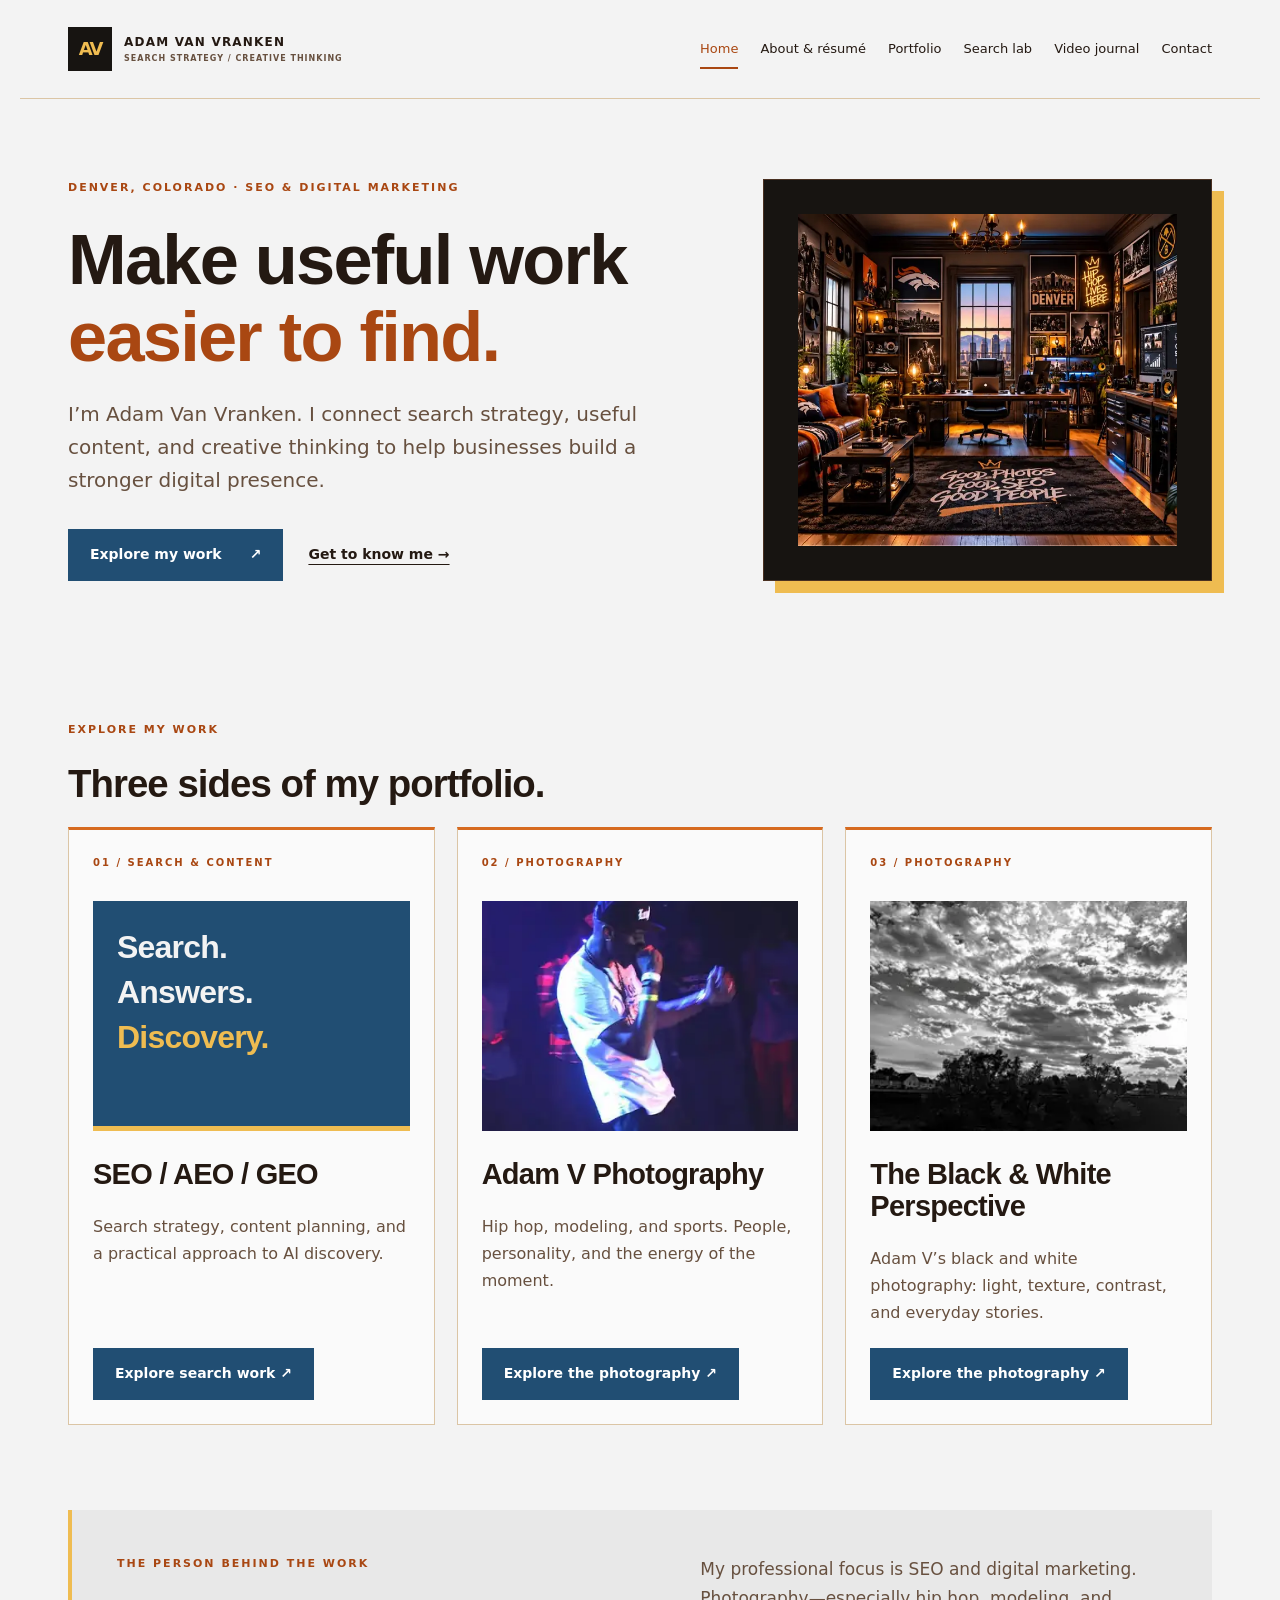
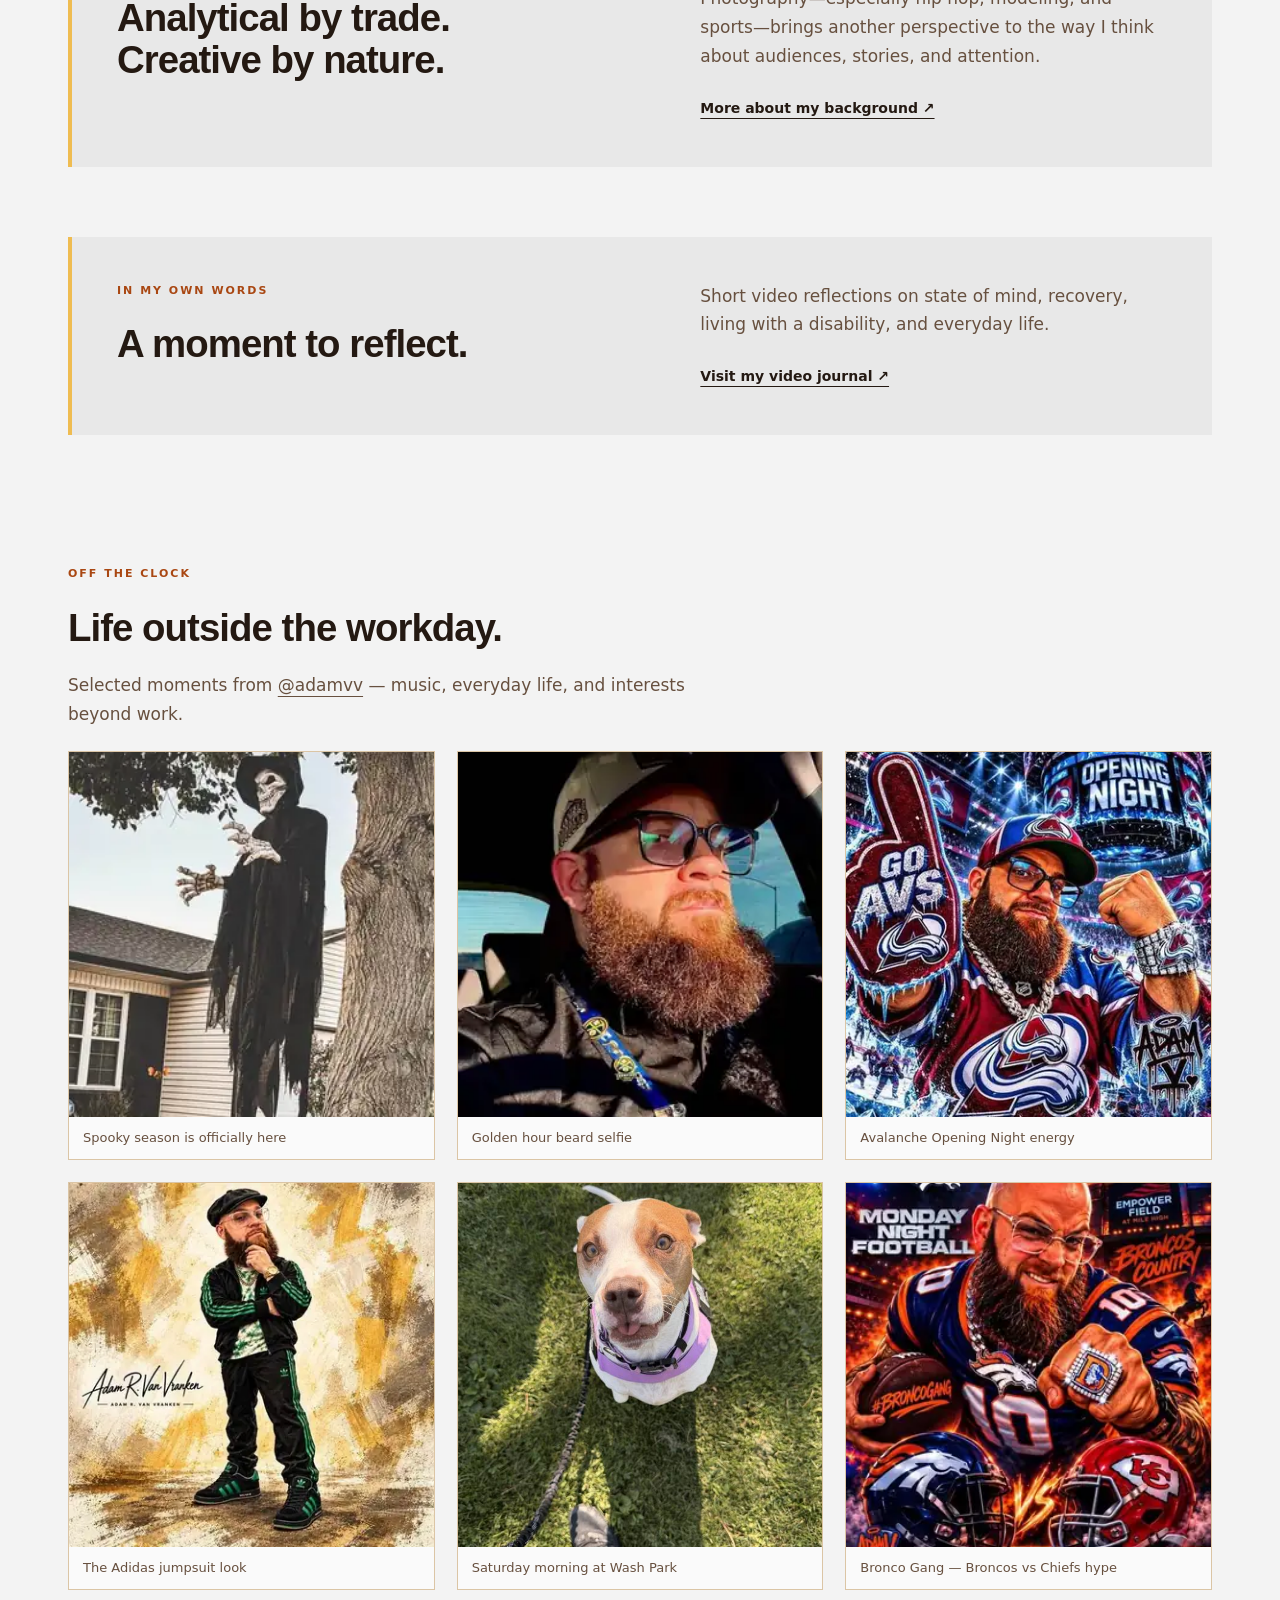
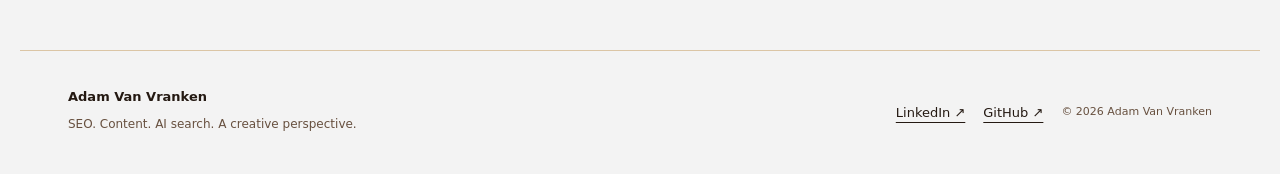
<file: index.html>
<!doctype html>
<html lang="en"><head><meta charset="utf-8"><meta name="viewport" content="width=device-width,initial-scale=1"><title>SEO, Content & AI Search Portfolio | Adam Van Vranken</title><meta name="description" content="Meet Adam Van Vranken, a Denver-area SEO and digital marketing professional exploring content strategy, AEO, GEO, and creative storytelling."><link rel="canonical" href="https://adamvv303.github.io/"><meta property="og:title" content="SEO, Content & AI Search Portfolio | Adam Van Vranken"><meta property="og:description" content="Meet Adam Van Vranken, a Denver-area SEO and digital marketing professional exploring content strategy, AEO, GEO, and creative storytelling."><meta property="og:url" content="https://adamvv303.github.io/"><meta property="og:type" content="website"><meta property="og:site_name" content="Adam Van Vranken"><meta property="og:locale" content="en_US"><meta property="og:image" content="https://adamvv303.github.io/assets/og-image.jpg"><meta property="og:image:width" content="1200"><meta property="og:image:height" content="630"><meta property="og:image:alt" content="Adam Van Vranken — SEO, Content & AI Search Portfolio"><meta name="twitter:card" content="summary_large_image"><meta name="twitter:title" content="SEO, Content & AI Search Portfolio | Adam Van Vranken"><meta name="twitter:description" content="Meet Adam Van Vranken, a Denver-area SEO and digital marketing professional exploring content strategy, AEO, GEO, and creative storytelling."><meta name="twitter:image" content="https://adamvv303.github.io/assets/og-image.jpg"><meta name="theme-color" content="#241912"><link rel="icon" href="/favicon.svg" type="image/svg+xml"><link rel="stylesheet" href="/assets/style.css"><script type="application/ld+json">{"@context":"https://schema.org","@type":"WebPage","name":"SEO, Content & AI Search Portfolio","url":"https://adamvv303.github.io/","description":"Meet Adam Van Vranken, a Denver-area SEO and digital marketing professional exploring content strategy, AEO, GEO, and creative storytelling.","mainEntity":{"@type":"Person","@id":"https://adamvv303.github.io/#adam","name":"Adam Van Vranken","jobTitle":"SEO & Digital Marketing Professional","worksFor":{"@type":"Organization","name":"Brawn Media"},"url":"https://adamvv303.github.io/","knowsAbout":["SEO","AEO","GEO","Content Strategy","Digital Marketing","Photography"],"address":{"@type":"PostalAddress","addressLocality":"Denver","addressRegion":"CO","addressCountry":"US"},"sameAs":["https://www.linkedin.com/in/internetmarketer/","https://github.com/AdamVV303","https://www.instagram.com/adamvv/","https://www.instagram.com/adamvphoto/","https://www.instagram.com/the.blackandwhiteperspective/"]}}</script></head>
<body><a class="skip" href="#main">Skip to content</a><header><a class="brand" href="/" aria-label="Adam Van Vranken home"><span class="mark">AV</span><span>ADAM VAN VRANKEN<small>SEARCH STRATEGY / CREATIVE THINKING</small></span></a><nav aria-label="Main navigation"><a href="/" aria-current="page">Home</a><a href="/about/" >About & résumé</a><a href="/portfolio/" >Portfolio</a><a href="/lab/" >Search lab</a><a href="/journal/">Video journal</a><a href="/contact/" >Contact</a></nav></header><main id="main"><section class="hero"><div><p class="eyebrow">DENVER, COLORADO · SEO & DIGITAL MARKETING</p><h1>Make useful work<br><em>easier to find.</em></h1><p class="lede">I’m Adam Van Vranken. I connect search strategy, useful content, and creative thinking to help businesses build a stronger digital presence.</p><div class="actions"><a class="button" href="#portfolios">Explore my work <span>↗</span></a><a class="secondary" href="/about/">Get to know me →</a></div></div><aside class="hero-art"><img id="heroImg" alt="Warmly lit home studio decorated with Denver Broncos memorabilia, hip-hop art, vinyl records, cameras, and SEO books — the rug reads 'Good Photos, Good SEO, Good People'"><script src="/assets/hero/hero-1.js"></script><script src="/assets/hero/hero-2.js"></script><script>document.getElementById("heroImg").src=(window.HERO_A||"")+(window.HERO_B||"");</script></aside></section><section id="portfolios" aria-label="Explore three portfolios"><div class="section-heading"><p class="eyebrow">EXPLORE MY WORK</p><h2>Three sides of my portfolio.</h2></div><div class="grid portfolio-cards"><article class="card portfolio-card"><span class="number">01 / SEARCH & CONTENT</span><div class="search-cover" aria-hidden="true">Search.<br>Answers.<br><em>Discovery.</em></div><h2>SEO / AEO / GEO</h2><p>Search strategy, content planning, and a practical approach to AI discovery.</p><a class="button" href="/portfolio/seo-aeo-geo/">Explore search work ↗</a></article><article class="card portfolio-card"><span class="number">02 / PHOTOGRAPHY</span><div class="portfolio-cover" data-cover="IG_AVP_A"></div><h2>Adam V Photography</h2><p>Hip hop, modeling, and sports. People, personality, and the energy of the moment.</p><a class="button" href="/portfolio/adam-v-photography/">Explore the photography ↗</a></article><article class="card portfolio-card"><span class="number">03 / PHOTOGRAPHY</span><div class="portfolio-cover" data-cover="IG_BW_A"></div><h2>The Black &amp; White Perspective</h2><p>Adam V’s black and white photography: light, texture, contrast, and everyday stories.</p><a class="button" href="/portfolio/black-and-white/">Explore the photography ↗</a></article></div></section><section class="split callout"><div><p class="eyebrow">THE PERSON BEHIND THE WORK</p><h2>Analytical by trade.<br>Creative by nature.</h2></div><div><p>My professional focus is SEO and digital marketing. Photography—especially hip hop, modeling, and sports—brings another perspective to the way I think about audiences, stories, and attention.</p><a class="textlink" href="/about/">More about my background ↗</a></div></section><section class="split callout" aria-labelledby="journal-title"><div><p class="eyebrow">IN MY OWN WORDS</p><h2 id="journal-title">A moment to reflect.</h2></div><div><p>Short video reflections on state of mind, recovery, living with a disability, and everyday life.</p><a class="textlink" href="/journal/">Visit my video journal ↗</a></div></section><section id="instagram"><div class="section-heading"><p class="eyebrow">OFF THE CLOCK</p><h2>Life outside the workday.</h2><p>Selected moments from <a href="https://www.instagram.com/adamvv/">@adamvv</a> — music, everyday life, and interests beyond work.</p></div><div class="grid photogrid" id="igGrid"></div><script src="/assets/instagram/ig-photos-1.js"></script><script src="/assets/instagram/ig-photos-2.js"></script><script>document.addEventListener("DOMContentLoaded",function(){function buildGrid(id,vars){var g=document.getElementById(id);if(!g)return;var all=[];vars.forEach(function(v){all=all.concat(window[v]||[])});all.forEach(function(p){var f=document.createElement("figure");var a=document.createElement("a");a.href=p.u;a.target="_blank";a.rel="noopener";var im=document.createElement("img");im.decoding="async";im.loading="lazy";im.alt=p.a;im.src=p.s;a.appendChild(im);f.appendChild(a);var c=document.createElement("figcaption");c.textContent=p.t;f.appendChild(c);g.appendChild(f);});}buildGrid("igGrid",["IG_PHOTOS_A","IG_PHOTOS_B"]);});</script></section></main><footer><div><strong>Adam Van Vranken</strong><p>SEO. Content. AI search. A creative perspective.</p></div><div><a href="https://www.linkedin.com/in/internetmarketer/">LinkedIn ↗</a><a href="https://github.com/AdamVV303">GitHub ↗</a><span>© 2026 Adam Van Vranken</span></div></footer><script src="/assets/instagram/avp-photos-1.js"></script><script src="/assets/instagram/bw-photos-1.js"></script><script src="/assets/portfolio.js" defer></script><script src="/assets/nav.js" defer></script></body></html>
</file>
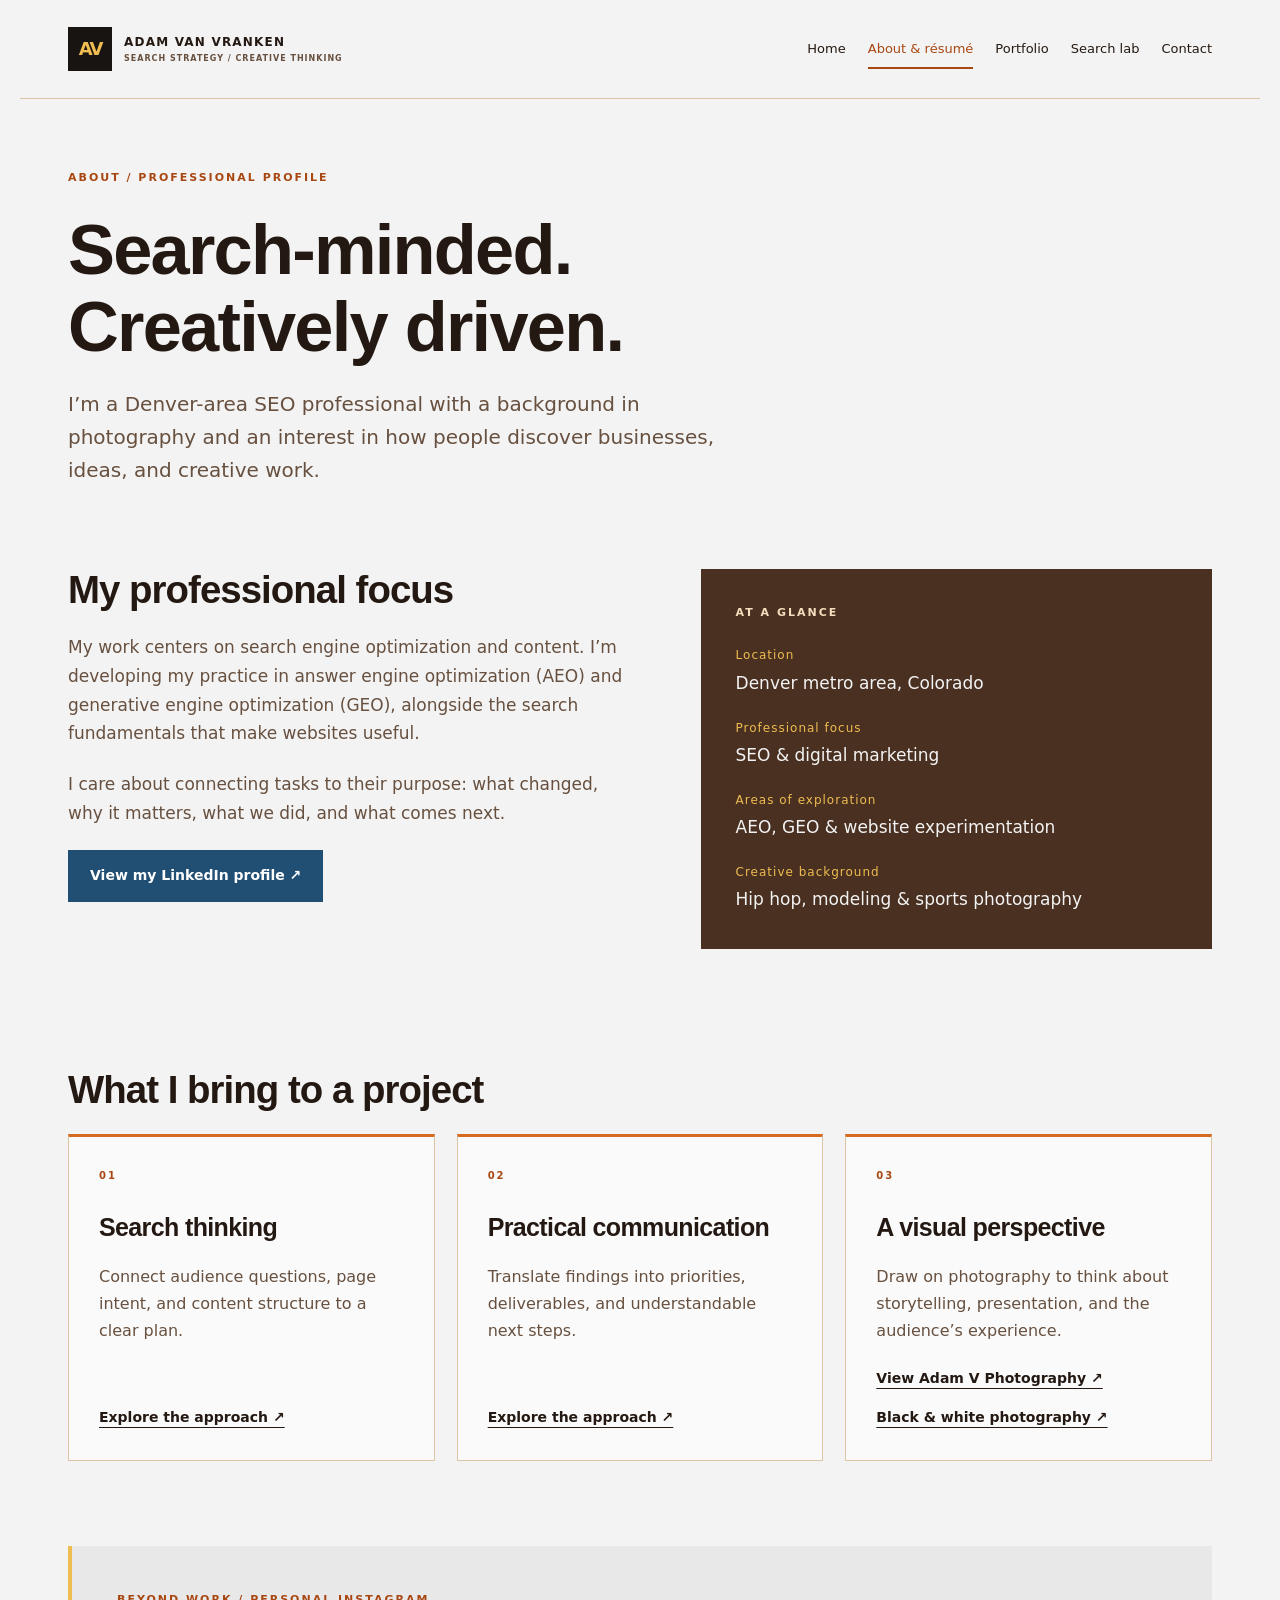
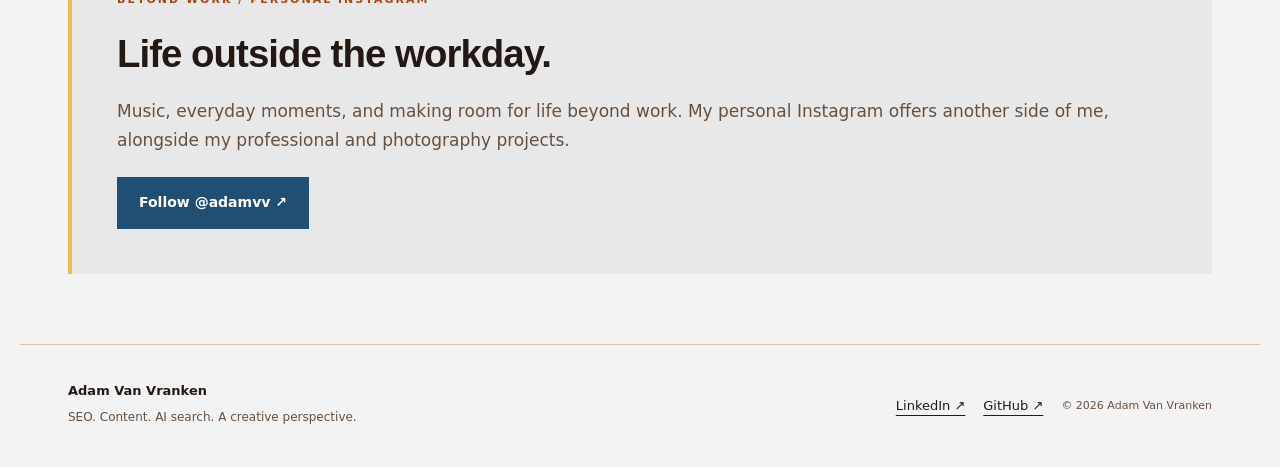
<file: about/index.html>
<!doctype html>
<html lang="en"><head><meta charset="utf-8"><meta name="viewport" content="width=device-width,initial-scale=1"><title>About & Professional Profile | Adam Van Vranken</title><meta name="description" content="Explore Adam Van Vranken’s SEO and digital marketing focus, approach to content, and photography background."><link rel="canonical" href="https://adamvv303.github.io/about/"><meta property="og:title" content="About & Professional Profile | Adam Van Vranken"><meta property="og:description" content="Explore Adam Van Vranken’s SEO and digital marketing focus, approach to content, and photography background."><meta property="og:url" content="https://adamvv303.github.io/about/"><meta property="og:type" content="website"><meta name="theme-color" content="#142c37"><link rel="icon" href="/favicon.svg" type="image/svg+xml"><link rel="stylesheet" href="/assets/style.css"><script type="application/ld+json">{"@context":"https://schema.org","@type":"ProfilePage","name":"About & Professional Profile","url":"https://adamvv303.github.io/about/","description":"Explore Adam Van Vranken’s SEO and digital marketing focus, approach to content, and photography background.","mainEntity":{"@type":"Person","@id":"https://adamvv303.github.io/#adam","name":"Adam Van Vranken","jobTitle":"SEO & Digital Marketing Professional","url":"https://adamvv303.github.io","sameAs":["https://www.linkedin.com/in/internetmarketer/","https://github.com/AdamVV303","https://www.instagram.com/adamvphoto/","https://www.instagram.com/the.blackandwhiteperspective/","https://www.instagram.com/adamvv/"]}}</script></head>
<body><a class="skip" href="#main">Skip to content</a><header><a class="brand" href="/" aria-label="Adam Van Vranken home"><span class="mark">AV</span><span>ADAM VAN VRANKEN<small>SEARCH STRATEGY / CREATIVE THINKING</small></span></a><nav aria-label="Main navigation"><a href="/" >Home</a><a href="/about/" aria-current="page">About & résumé</a><a href="/portfolio/" >Portfolio</a><a href="/lab/" >Search lab</a><a href="/contact/" >Contact</a></nav></header><main id="main"><section class="intro"><p class="eyebrow">ABOUT / PROFESSIONAL PROFILE</p><h1>Search-minded.<br>Creatively driven.</h1><p class="lede">I’m a Denver-area SEO professional with a background in photography and an interest in how people discover businesses, ideas, and creative work.</p></section><section class="split"><div><h2>My professional focus</h2><p>My work centers on search engine optimization and content. I’m developing my practice in answer engine optimization (AEO) and generative engine optimization (GEO), alongside the search fundamentals that make websites useful.</p><p>I care about connecting tasks to their purpose: what changed, why it matters, what we did, and what comes next.</p><a class="button" href="https://www.linkedin.com/in/internetmarketer/">View my LinkedIn profile ↗</a></div><aside class="panel"><p class="eyebrow">AT A GLANCE</p><dl><dt>Location</dt><dd>Denver metro area, Colorado</dd><dt>Professional focus</dt><dd>SEO & digital marketing</dd><dt>Areas of exploration</dt><dd>AEO, GEO & website experimentation</dd><dt>Creative background</dt><dd>Hip hop, modeling & sports photography</dd></dl></aside></section><section><h2>What I bring to a project</h2><div class="grid"><article class="card"><span class="number">01</span><h3>Search thinking</h3><p>Connect audience questions, page intent, and content structure to a clear plan.</p><a class="textlink" href="/portfolio/">Explore the approach ↗</a></article><article class="card"><span class="number">02</span><h3>Practical communication</h3><p>Translate findings into priorities, deliverables, and understandable next steps.</p><a class="textlink" href="/portfolio/aeo-geo-review/">Explore the approach ↗</a></article><article class="card"><span class="number">03</span><h3>A visual perspective</h3><p>Draw on photography to think about storytelling, presentation, and the audience’s experience.</p><a class="textlink" href="https://www.instagram.com/adamvphoto/">View Adam V Photography ↗</a><a class="textlink" style="margin-top:16px" href="https://www.instagram.com/the.blackandwhiteperspective/">Black &amp; white photography ↗</a></article></div></section><section class="callout"><p class="eyebrow">BEYOND WORK / PERSONAL INSTAGRAM</p><h2>Life outside the workday.</h2><p>Music, everyday moments, and making room for life beyond work. My personal Instagram offers another side of me, alongside my professional and photography projects.</p><a class="button" href="https://www.instagram.com/adamvv/">Follow @adamvv ↗</a></section></main><footer><div><strong>Adam Van Vranken</strong><p>SEO. Content. AI search. A creative perspective.</p></div><div><a href="https://www.linkedin.com/in/internetmarketer/">LinkedIn ↗</a><a href="https://github.com/AdamVV303">GitHub ↗</a><span>© 2026 Adam Van Vranken</span></div></footer><script src="/assets/nav.js" defer></script></body></html>
</file>
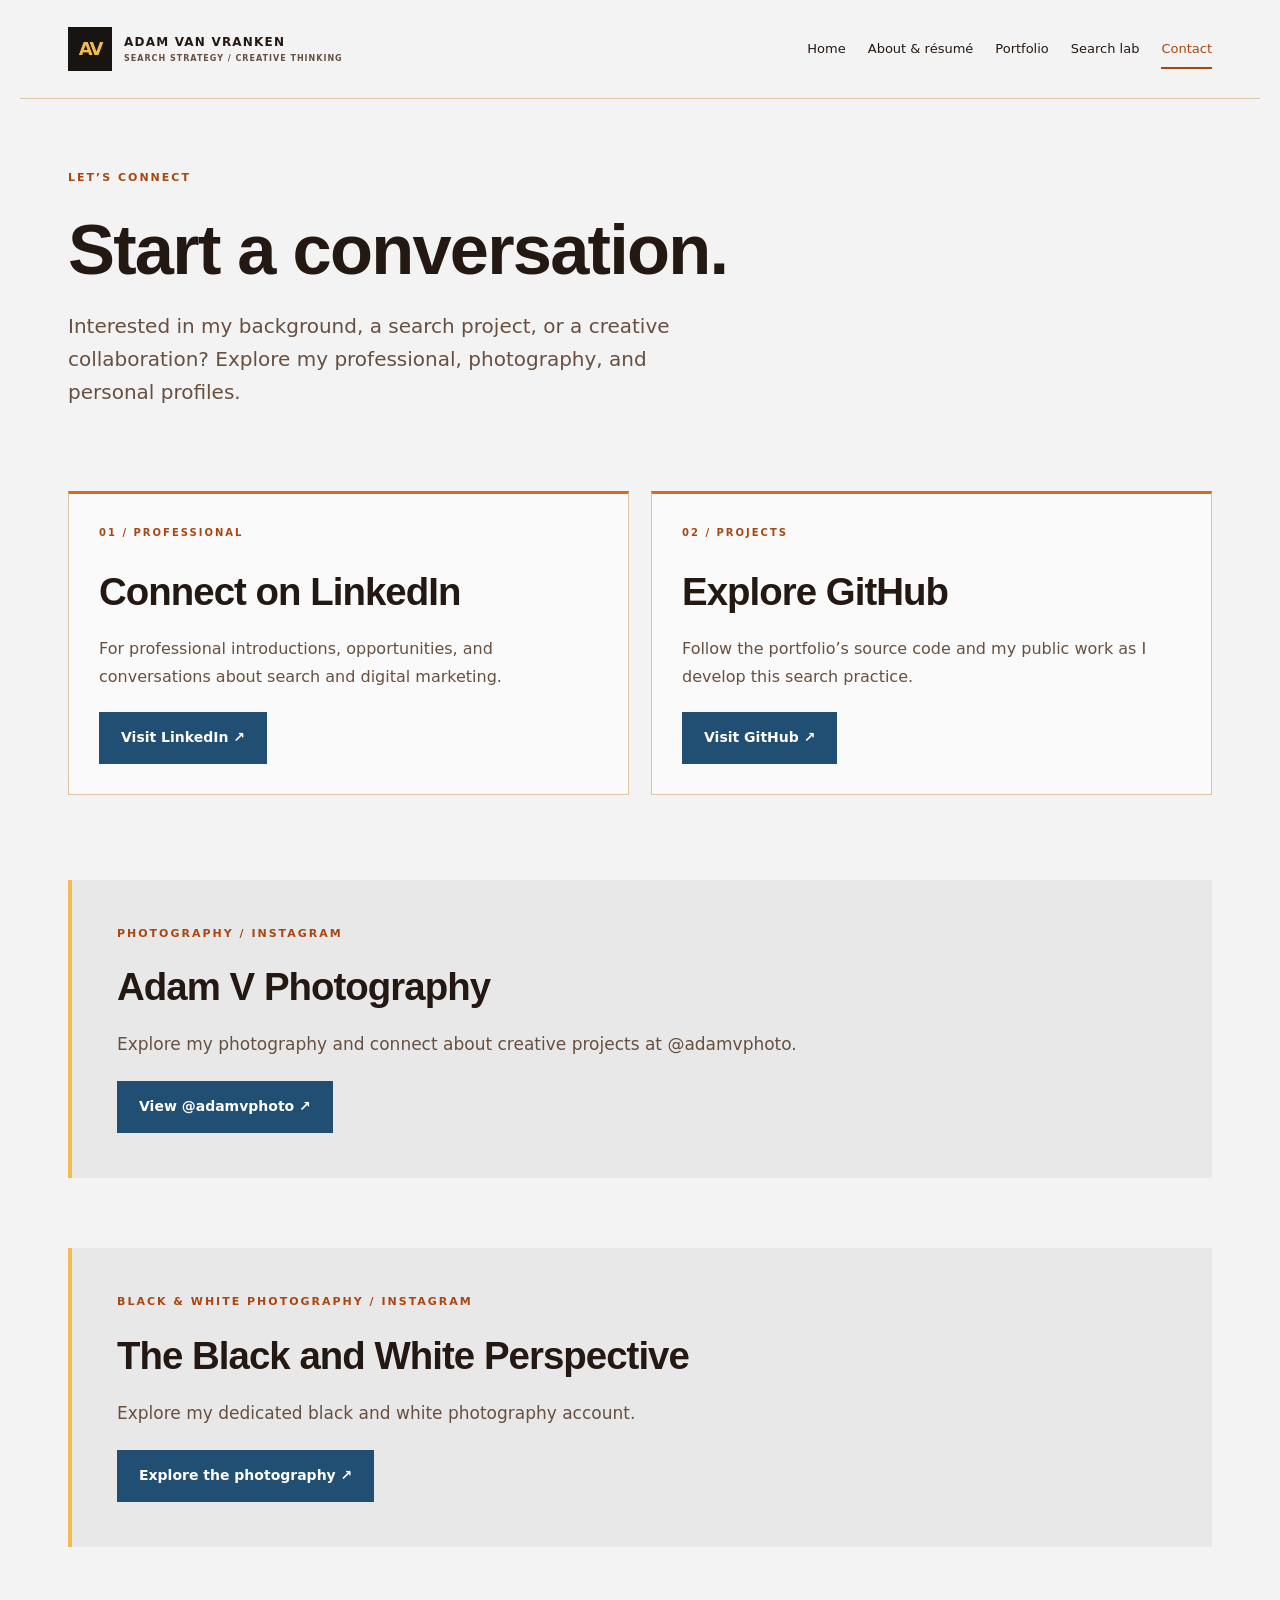
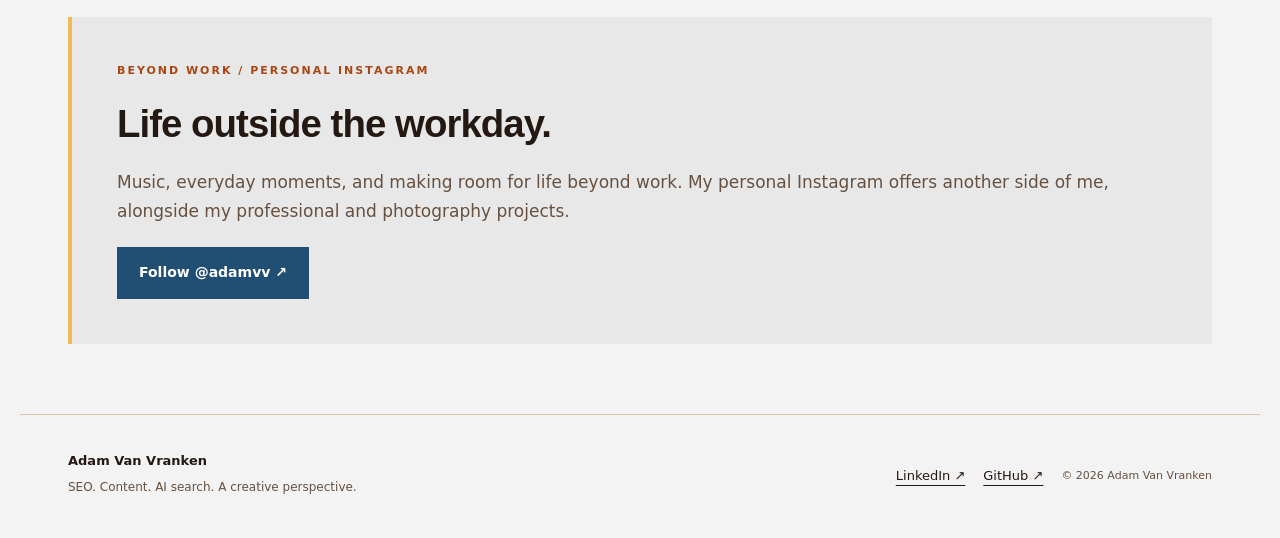
<file: contact/index.html>
<!doctype html>
<html lang="en"><head><meta charset="utf-8"><meta name="viewport" content="width=device-width,initial-scale=1"><title>Contact Adam Van Vranken | Adam Van Vranken</title><meta name="description" content="Connect with Adam Van Vranken about SEO, content, AI search, and creative projects through LinkedIn, GitHub, or his photography and personal Instagram accounts."><link rel="canonical" href="https://adamvv303.github.io/contact/"><meta property="og:title" content="Contact Adam Van Vranken | Adam Van Vranken"><meta property="og:description" content="Connect with Adam Van Vranken about SEO, content, AI search, and creative projects through LinkedIn, GitHub, or his photography and personal Instagram accounts."><meta property="og:url" content="https://adamvv303.github.io/contact/"><meta property="og:type" content="website"><meta name="theme-color" content="#142c37"><link rel="icon" href="/favicon.svg" type="image/svg+xml"><link rel="stylesheet" href="/assets/style.css"><script type="application/ld+json">{"@context":"https://schema.org","@type":"WebPage","name":"Contact Adam Van Vranken","url":"https://adamvv303.github.io/contact/","description":"Connect with Adam Van Vranken about SEO, content, AI search, and creative projects through LinkedIn, GitHub, or his photography and personal Instagram accounts.","mainEntity":{"@type":"Person","@id":"https://adamvv303.github.io/#adam","name":"Adam Van Vranken","jobTitle":"SEO & Digital Marketing Professional","url":"https://adamvv303.github.io","sameAs":["https://www.linkedin.com/in/internetmarketer/","https://github.com/AdamVV303","https://www.instagram.com/adamvphoto/","https://www.instagram.com/the.blackandwhiteperspective/","https://www.instagram.com/adamvv/"]}}</script></head>
<body><a class="skip" href="#main">Skip to content</a><header><a class="brand" href="/" aria-label="Adam Van Vranken home"><span class="mark">AV</span><span>ADAM VAN VRANKEN<small>SEARCH STRATEGY / CREATIVE THINKING</small></span></a><nav aria-label="Main navigation"><a href="/" >Home</a><a href="/about/" >About & résumé</a><a href="/portfolio/" >Portfolio</a><a href="/lab/" >Search lab</a><a href="/contact/" aria-current="page">Contact</a></nav></header><main id="main"><section class="intro"><p class="eyebrow">LET’S CONNECT</p><h1>Start a conversation.</h1><p class="lede">Interested in my background, a search project, or a creative collaboration? Explore my professional, photography, and personal profiles.</p></section><section class="grid two"><article class="card"><span class="number">01 / PROFESSIONAL</span><h2>Connect on LinkedIn</h2><p>For professional introductions, opportunities, and conversations about search and digital marketing.</p><a class="button" href="https://www.linkedin.com/in/internetmarketer/">Visit LinkedIn ↗</a></article><article class="card"><span class="number">02 / PROJECTS</span><h2>Explore GitHub</h2><p>Follow the portfolio’s source code and my public work as I develop this search practice.</p><a class="button" href="https://github.com/AdamVV303">Visit GitHub ↗</a></article></section><section class="callout"><p class="eyebrow">PHOTOGRAPHY / INSTAGRAM</p><h2>Adam V Photography</h2><p>Explore my photography and connect about creative projects at @adamvphoto.</p><a class="button" href="https://www.instagram.com/adamvphoto/">View @adamvphoto ↗</a></section><section class="callout"><p class="eyebrow">BLACK &amp; WHITE PHOTOGRAPHY / INSTAGRAM</p><h2>The Black and White Perspective</h2><p>Explore my dedicated black and white photography account.</p><a class="button" href="https://www.instagram.com/the.blackandwhiteperspective/">Explore the photography ↗</a></section><section class="callout"><p class="eyebrow">BEYOND WORK / PERSONAL INSTAGRAM</p><h2>Life outside the workday.</h2><p>Music, everyday moments, and making room for life beyond work. My personal Instagram offers another side of me, alongside my professional and photography projects.</p><a class="button" href="https://www.instagram.com/adamvv/">Follow @adamvv ↗</a></section></main><footer><div><strong>Adam Van Vranken</strong><p>SEO. Content. AI search. A creative perspective.</p></div><div><a href="https://www.linkedin.com/in/internetmarketer/">LinkedIn ↗</a><a href="https://github.com/AdamVV303">GitHub ↗</a><span>© 2026 Adam Van Vranken</span></div></footer><script src="/assets/nav.js" defer></script></body></html>
</file>
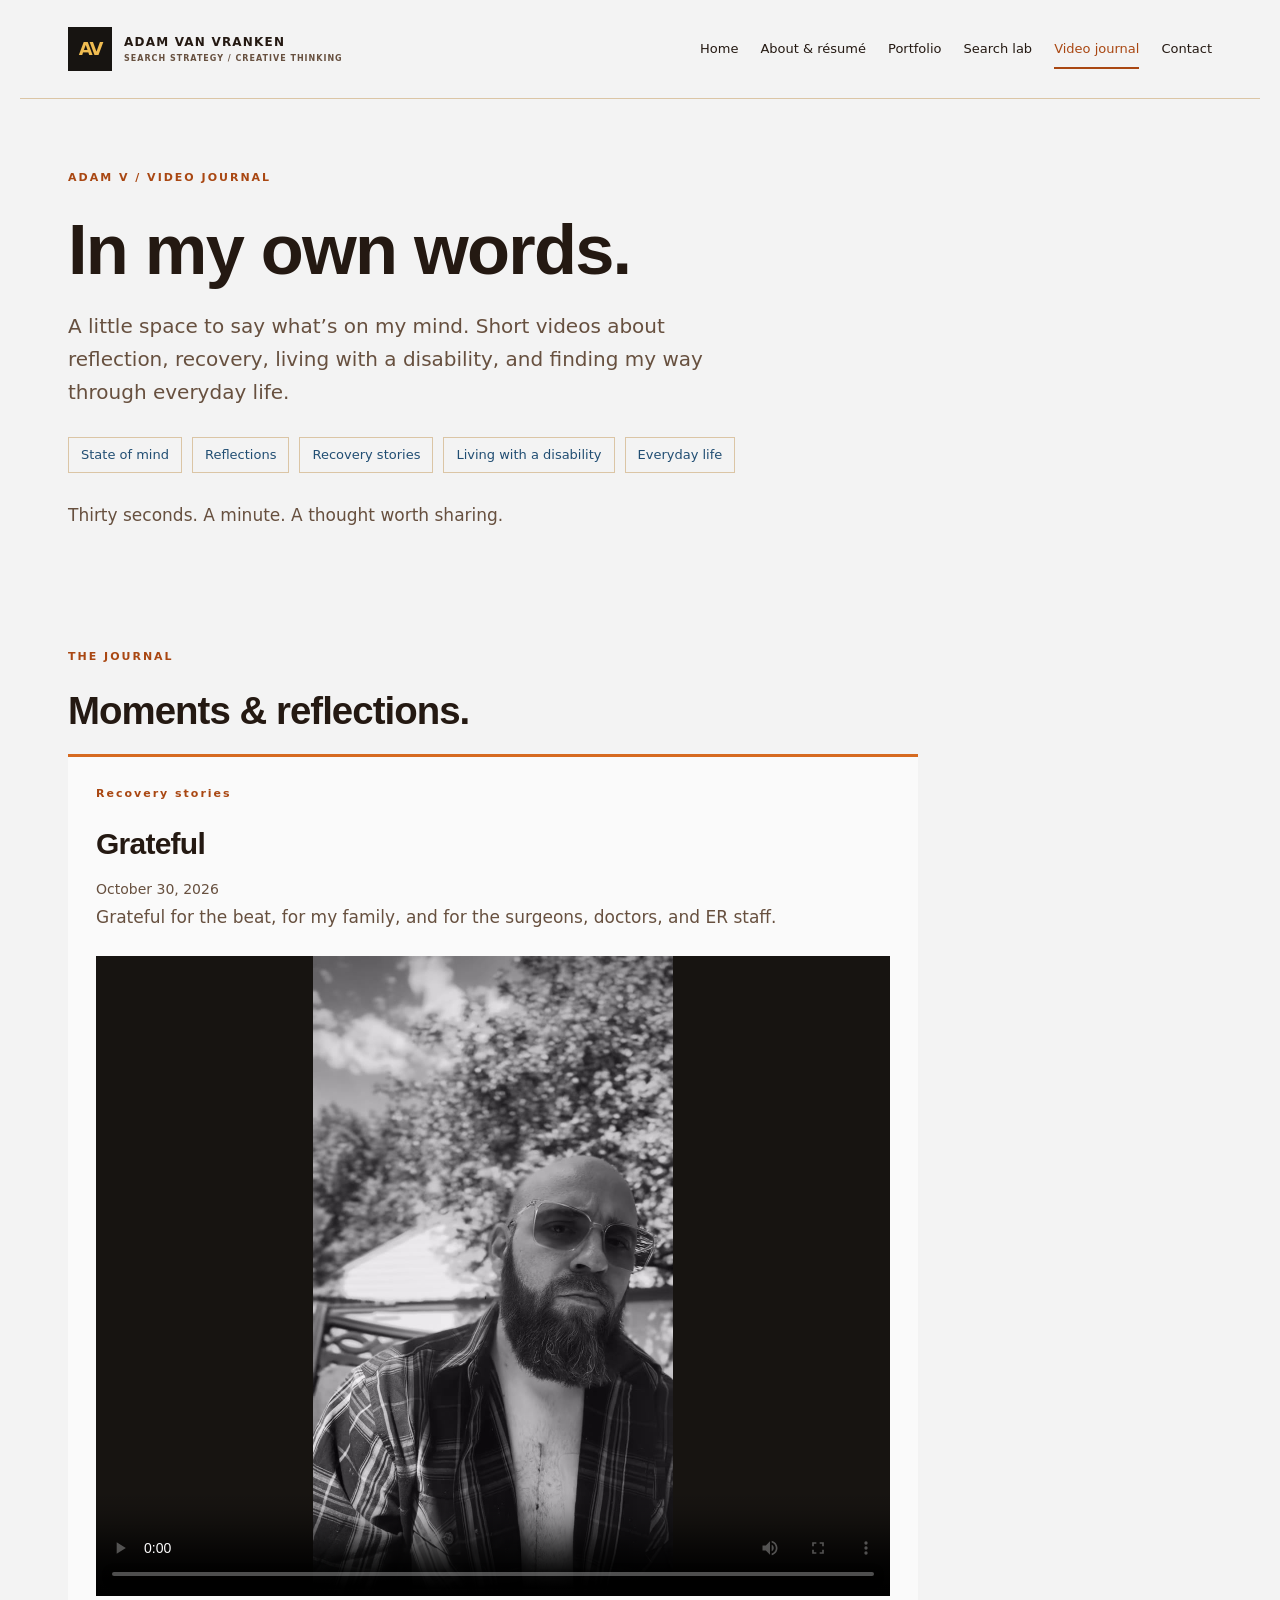
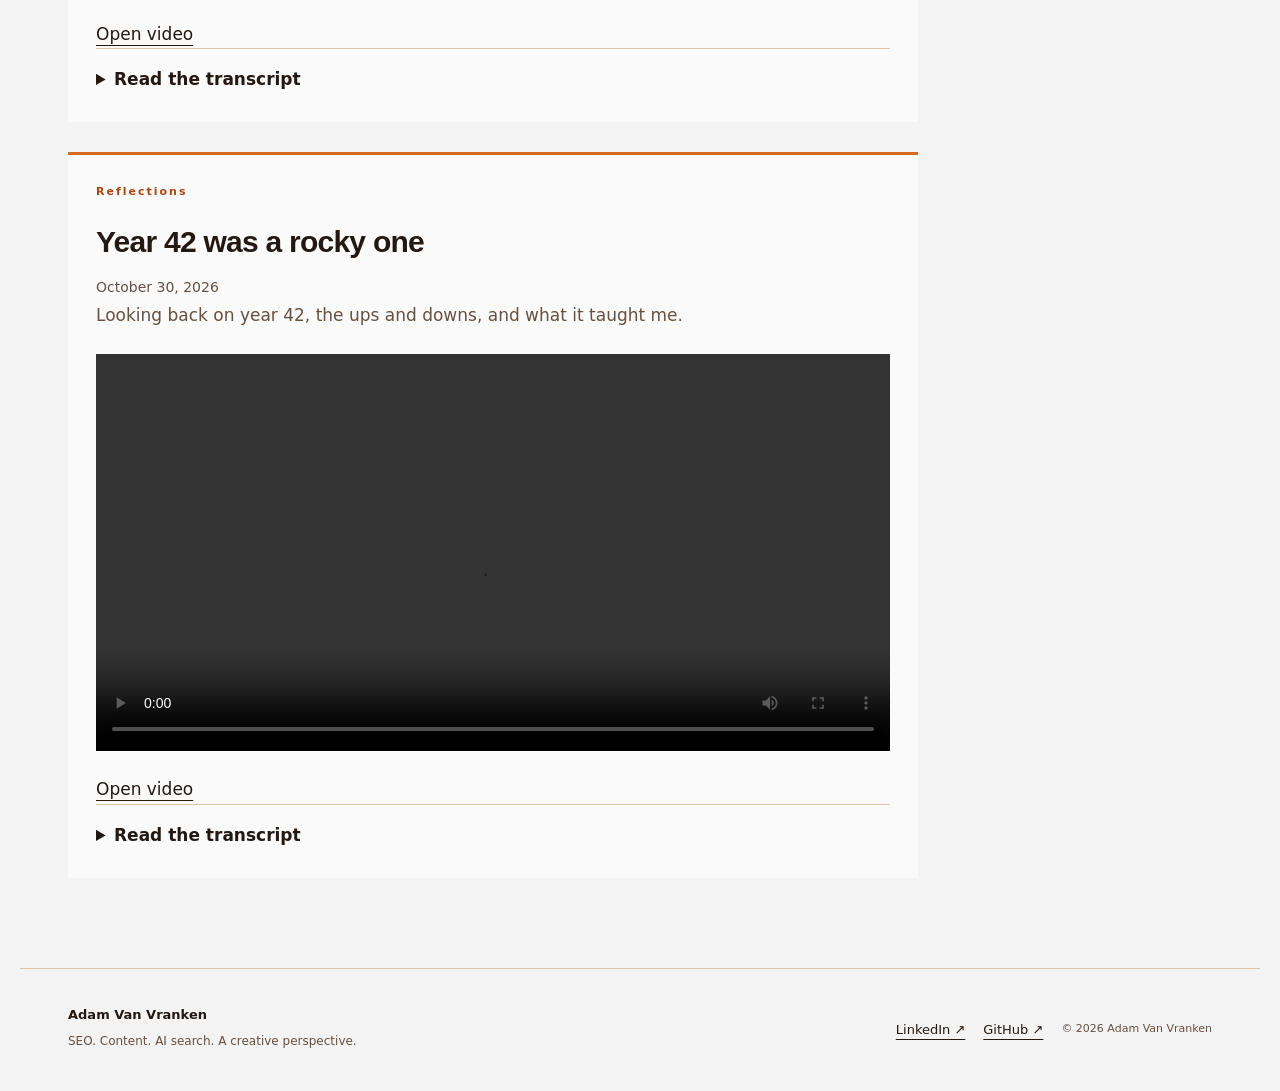
<file: journal/index.html>
<!doctype html>
<html lang="en"><head><meta charset="utf-8"><meta name="viewport" content="width=device-width,initial-scale=1">
<title>In My Own Words | Adam V Video Journal</title>
<meta name="description" content="Adam V’s short video journal: reflections, recovery stories, living with a disability, and everyday life.">
<link rel="canonical" href="https://adamvv303.github.io/journal/"><meta name="theme-color" content="#241912">
<link rel="icon" href="/favicon.svg" type="image/svg+xml"><link rel="stylesheet" href="/assets/style.css">
<style>.journal-hero{padding:70px 0 36px;max-width:850px}.journal-hero h1{max-width:800px}.journal-topics{display:flex;flex-wrap:wrap;gap:10px;margin:28px 0}.journal-topics span{border:1px solid var(--line);padding:6px 12px;font-size:13px;color:var(--blue)}.journal-entry{border-top:3px solid var(--orange);background:#fafafa;padding:28px;margin-bottom:30px;max-width:850px}.journal-entry video{display:block;width:100%;max-height:640px;background:var(--black);margin:24px 0}.journal-entry time{font-size:14px;color:var(--muted)}.journal-entry h2{font-size:30px;margin:14px 0}.journal-entry details{border-top:1px solid var(--line);padding-top:16px}.journal-entry summary{cursor:pointer;font-weight:700}.transcript{white-space:pre-wrap;margin-top:16px}.journal-empty{max-width:850px;border:1px solid var(--line);border-left:4px solid var(--cream);padding:32px;background:#fafafa}.journal-empty h2{font-size:28px}.journal-empty p:last-child{margin-bottom:0}@media(max-width:700px){.journal-hero{padding-top:42px}.journal-entry{padding:20px}}</style>
</head><body><a class="skip" href="#main">Skip to content</a><header><a class="brand" href="/" aria-label="Adam Van Vranken home"><span class="mark">AV</span><span>ADAM VAN VRANKEN<small>SEARCH STRATEGY / CREATIVE THINKING</small></span></a><nav aria-label="Main navigation"><a href="/">Home</a><a href="/about/" >About & résumé</a><a href="/portfolio/" >Portfolio</a><a href="/lab/" >Search lab</a><a href="/journal/" aria-current="page">Video journal</a><a href="/contact/" >Contact</a></nav></header>
<main id="main"><section class="journal-hero"><p class="eyebrow">ADAM V / VIDEO JOURNAL</p><h1>In my own words.</h1>
<p class="lede">A little space to say what’s on my mind. Short videos about reflection, recovery, living with a disability, and finding my way through everyday life.</p>
<div class="journal-topics" aria-label="Journal topics"><span>State of mind</span><span>Reflections</span><span>Recovery stories</span><span>Living with a disability</span><span>Everyday life</span></div>
<p>Thirty seconds. A minute. A thought worth sharing.</p></section>
<section aria-labelledby="entries-heading"><div class="section-heading"><p class="eyebrow">THE JOURNAL</p><h2 id="entries-heading">Moments &amp; reflections.</h2></div>
<div id="entries"><div class="journal-empty"><h2>The first story is still ahead.</h2><p>This is where my video reflections will live. Check back for the first entry.</p></div></div>
<noscript><p>JavaScript is needed to display journal entries. Please enable it to watch the videos.</p></noscript></section>
</main><footer><div><strong>Adam Van Vranken</strong><p>SEO. Content. AI search. A creative perspective.</p></div><div><a href="https://www.linkedin.com/in/internetmarketer/">LinkedIn ↗</a><a href="https://github.com/AdamVV303">GitHub ↗</a><span>© 2026 Adam Van Vranken</span></div></footer><script src="/journal/journal.js" defer></script><script src="/assets/nav.js" defer></script></body></html>
</file>
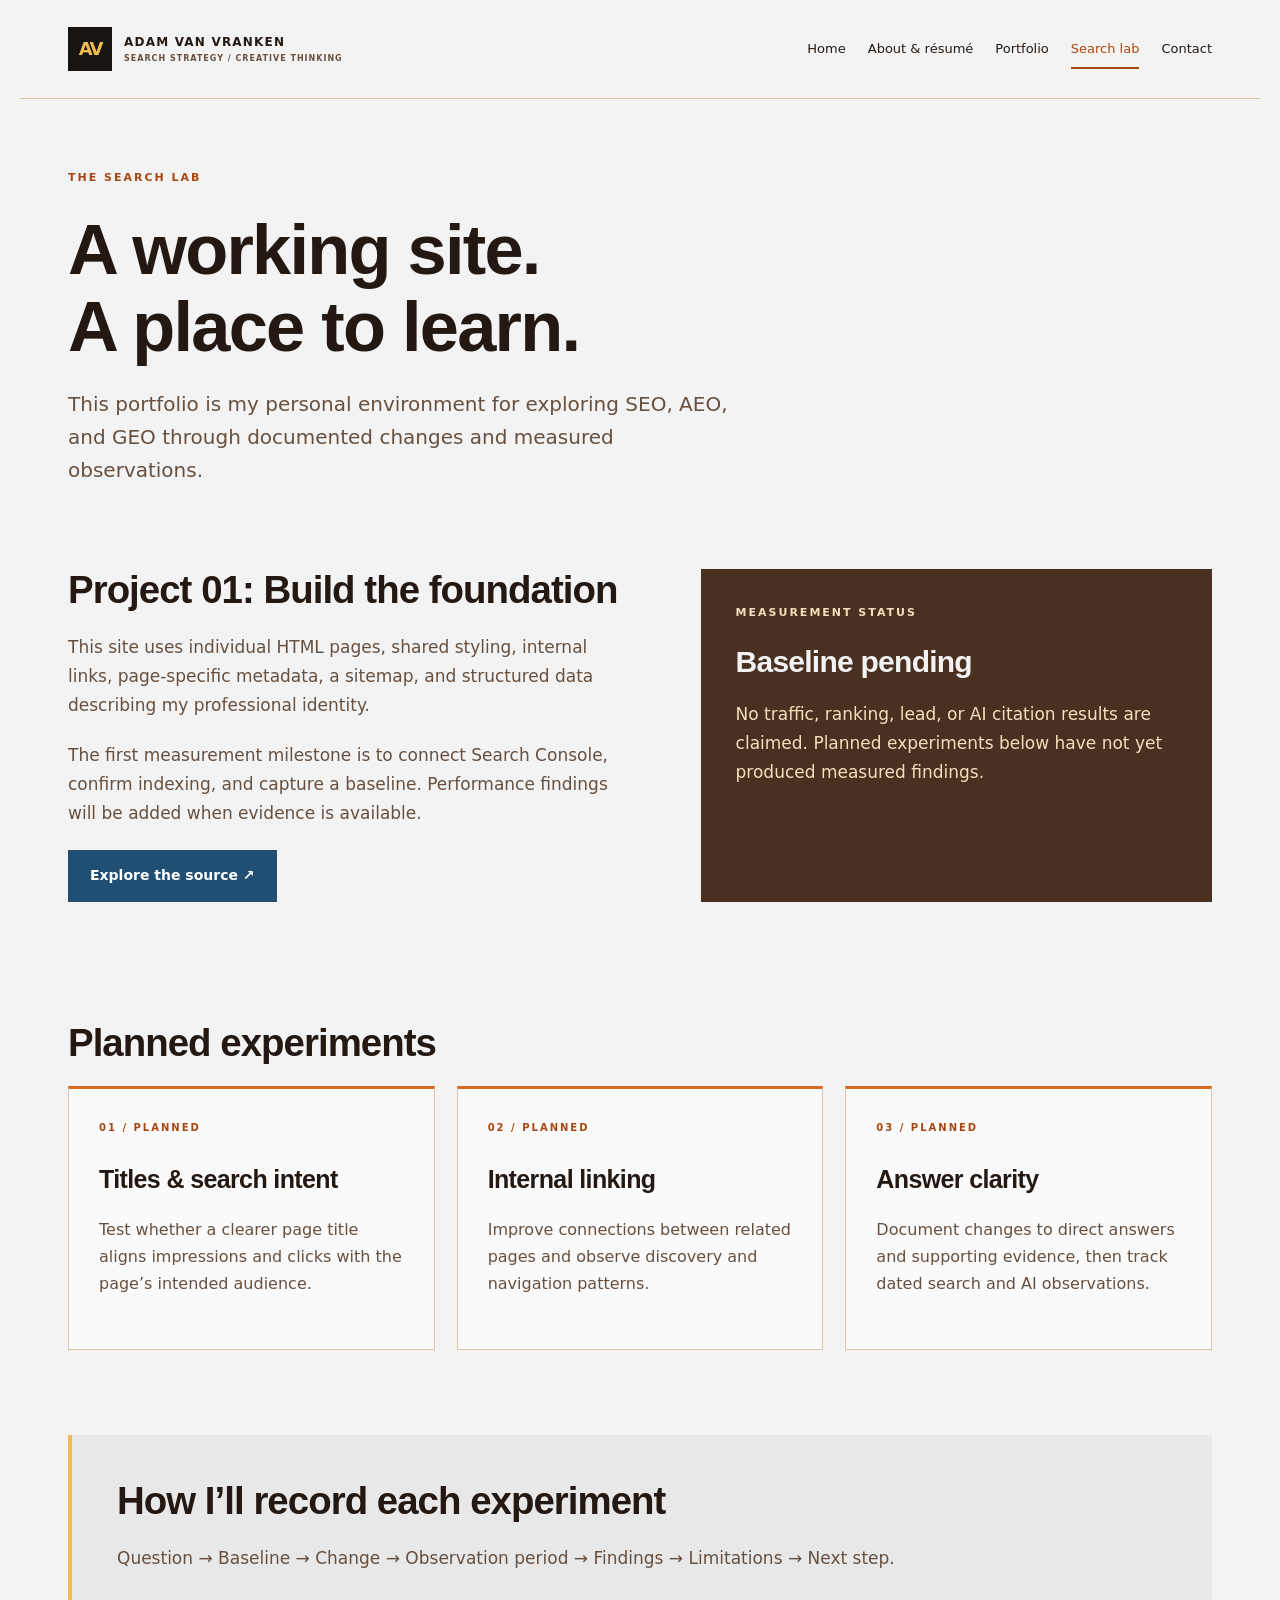
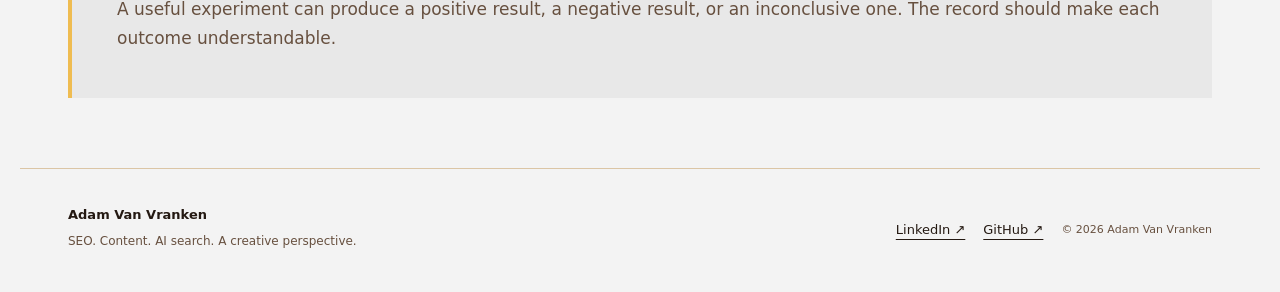
<file: lab/index.html>
<!doctype html>
<html lang="en"><head><meta charset="utf-8"><meta name="viewport" content="width=device-width,initial-scale=1"><title>SEO & AI Search Experiment Lab | Adam Van Vranken</title><meta name="description" content="Follow the plan for Adam Van Vranken’s personal SEO, AEO, and GEO experiments on GitHub Pages."><link rel="canonical" href="https://adamvv303.github.io/lab/"><meta property="og:title" content="SEO & AI Search Experiment Lab | Adam Van Vranken"><meta property="og:description" content="Follow the plan for Adam Van Vranken’s personal SEO, AEO, and GEO experiments on GitHub Pages."><meta property="og:url" content="https://adamvv303.github.io/lab/"><meta property="og:type" content="website"><meta name="theme-color" content="#142c37"><link rel="icon" href="/favicon.svg" type="image/svg+xml"><link rel="stylesheet" href="/assets/style.css"><script type="application/ld+json">{"@context":"https://schema.org","@type":"WebPage","name":"SEO & AI Search Experiment Lab","url":"https://adamvv303.github.io/lab/","description":"Follow the plan for Adam Van Vranken’s personal SEO, AEO, and GEO experiments on GitHub Pages.","mainEntity":{"@type":"Person","@id":"https://adamvv303.github.io/#adam","name":"Adam Van Vranken","jobTitle":"SEO & Digital Marketing Professional","url":"https://adamvv303.github.io","sameAs":["https://www.linkedin.com/in/internetmarketer/","https://github.com/AdamVV303"]}}</script></head>
<body><a class="skip" href="#main">Skip to content</a><header><a class="brand" href="/" aria-label="Adam Van Vranken home"><span class="mark">AV</span><span>ADAM VAN VRANKEN<small>SEARCH STRATEGY / CREATIVE THINKING</small></span></a><nav aria-label="Main navigation"><a href="/" >Home</a><a href="/about/" >About & résumé</a><a href="/portfolio/" >Portfolio</a><a href="/lab/" aria-current="page">Search lab</a><a href="/contact/" >Contact</a></nav></header><main id="main"><section class="intro"><p class="eyebrow">THE SEARCH LAB</p><h1>A working site.<br>A place to learn.</h1><p class="lede">This portfolio is my personal environment for exploring SEO, AEO, and GEO through documented changes and measured observations.</p></section><section class="split"><div><h2>Project 01: Build the foundation</h2><p>This site uses individual HTML pages, shared styling, internal links, page-specific metadata, a sitemap, and structured data describing my professional identity.</p><p>The first measurement milestone is to connect Search Console, confirm indexing, and capture a baseline. Performance findings will be added when evidence is available.</p><a class="button" href="https://github.com/AdamVV303/adamvv303.github.io">Explore the source ↗</a></div><aside class="panel"><p class="eyebrow">MEASUREMENT STATUS</p><h3>Baseline pending</h3><p>No traffic, ranking, lead, or AI citation results are claimed. Planned experiments below have not yet produced measured findings.</p></aside></section><section><h2>Planned experiments</h2><div class="grid"><article class="card"><span class="number">01 / PLANNED</span><h3>Titles & search intent</h3><p>Test whether a clearer page title aligns impressions and clicks with the page’s intended audience.</p></article><article class="card"><span class="number">02 / PLANNED</span><h3>Internal linking</h3><p>Improve connections between related pages and observe discovery and navigation patterns.</p></article><article class="card"><span class="number">03 / PLANNED</span><h3>Answer clarity</h3><p>Document changes to direct answers and supporting evidence, then track dated search and AI observations.</p></article></div></section><section class="callout"><h2>How I’ll record each experiment</h2><p>Question → Baseline → Change → Observation period → Findings → Limitations → Next step.</p><p>A useful experiment can produce a positive result, a negative result, or an inconclusive one. The record should make each outcome understandable.</p></section></main><footer><div><strong>Adam Van Vranken</strong><p>SEO. Content. AI search. A creative perspective.</p></div><div><a href="https://www.linkedin.com/in/internetmarketer/">LinkedIn ↗</a><a href="https://github.com/AdamVV303">GitHub ↗</a><span>© 2026 Adam Van Vranken</span></div></footer><script src="/assets/nav.js" defer></script></body></html>
</file>
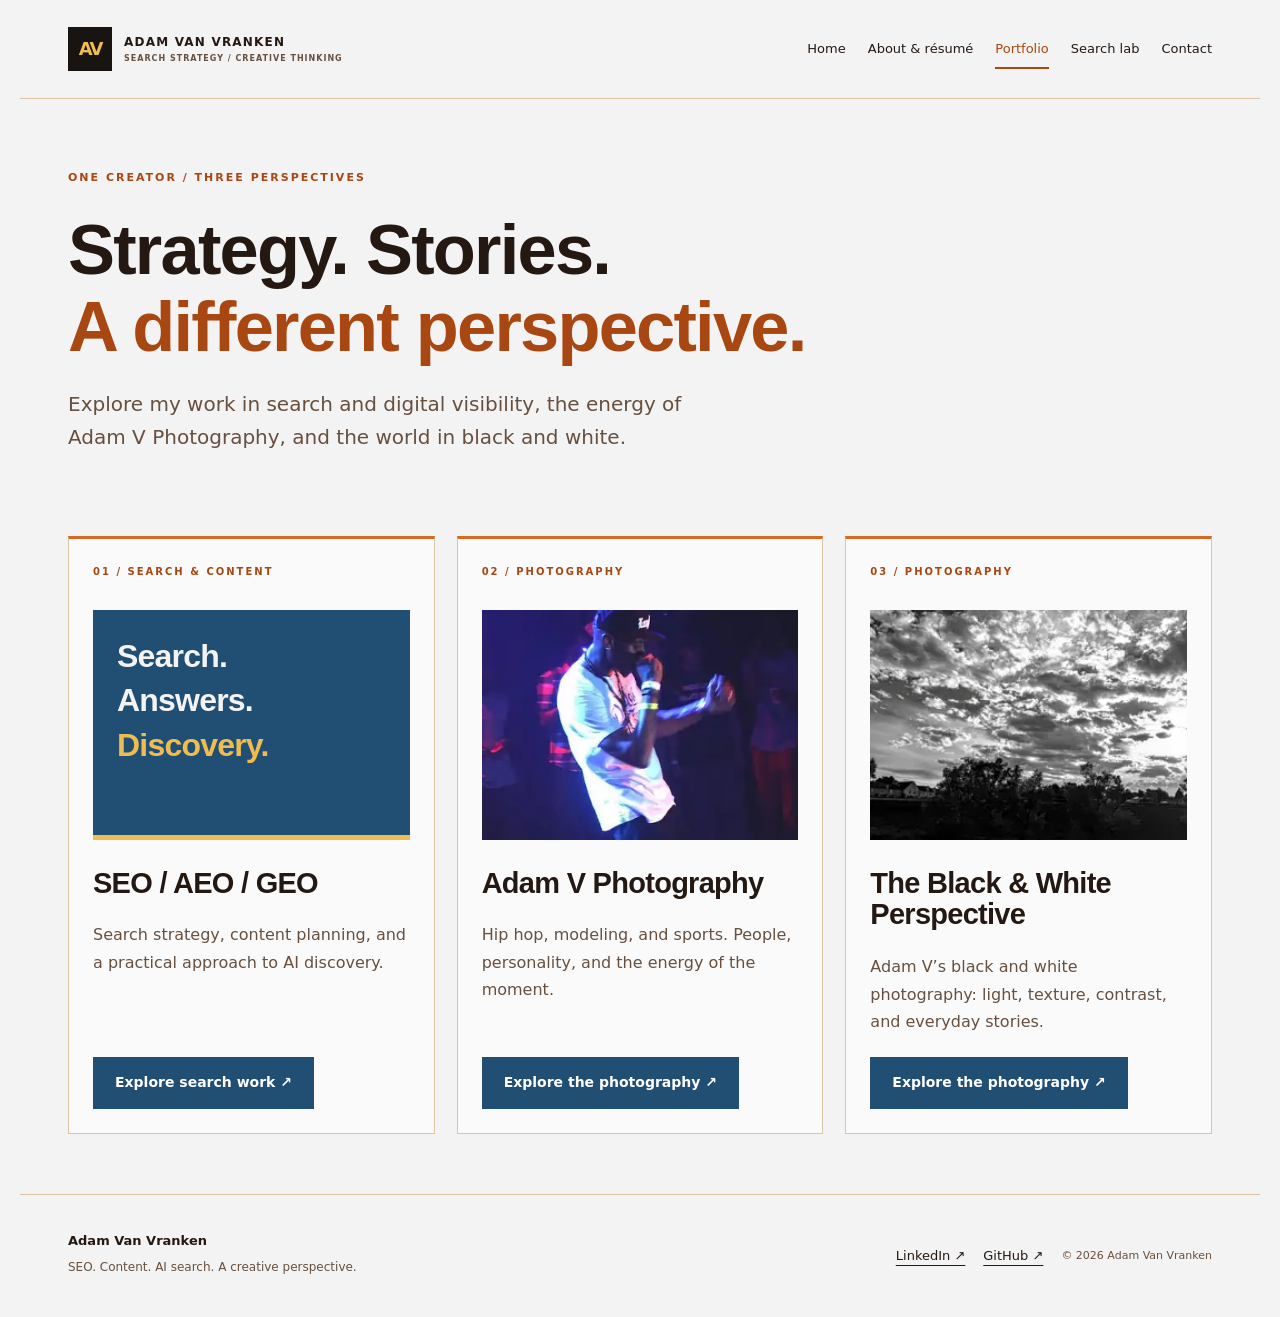
<file: portfolio/index.html>
<!doctype html>
<html lang="en"><head><meta charset="utf-8"><meta name="viewport" content="width=device-width,initial-scale=1"><title>Search &amp; Photography Portfolios | Adam Van Vranken</title><meta name="description" content="Explore three sides of Adam Van Vranken’s work: SEO, AEO and GEO, Adam V Photography, and The Black &amp; White Perspective."><link rel="canonical" href="https://adamvv303.github.io/portfolio/"><meta property="og:title" content="Search &amp; Photography Portfolios | Adam Van Vranken"><meta property="og:description" content="Explore three sides of Adam Van Vranken’s work: SEO, AEO and GEO, Adam V Photography, and The Black &amp; White Perspective."><meta property="og:url" content="https://adamvv303.github.io/portfolio/"><meta property="og:type" content="website"><meta name="theme-color" content="#142c37"><link rel="icon" href="/favicon.svg" type="image/svg+xml"><link rel="stylesheet" href="/assets/style.css"><script type="application/ld+json">{"@context":"https://schema.org","@type":"CollectionPage","name":"Search & Photography Portfolios","url":"https://adamvv303.github.io/portfolio/","description":"Explore three sides of Adam Van Vranken’s work: SEO, AEO and GEO, Adam V Photography, and The Black & White Perspective.","author":{"@type":"Person","name":"Adam Van Vranken","@id":"https://adamvv303.github.io/#adam"}}</script></head>
<body><a class="skip" href="#main">Skip to content</a><header><a class="brand" href="/" aria-label="Adam Van Vranken home"><span class="mark">AV</span><span>ADAM VAN VRANKEN<small>SEARCH STRATEGY / CREATIVE THINKING</small></span></a><nav aria-label="Main navigation"><a href="/" >Home</a><a href="/about/" >About & résumé</a><a href="/portfolio/" aria-current="page">Portfolio</a><a href="/lab/" >Search lab</a><a href="/contact/" >Contact</a></nav></header><main id="main"><section class="intro"><p class="eyebrow">ONE CREATOR / THREE PERSPECTIVES</p><h1>Strategy. Stories.<br><em>A different perspective.</em></h1><p class="lede">Explore my work in search and digital visibility, the energy of Adam V Photography, and the world in black and white.</p></section><section aria-label="Choose a portfolio"><div class="grid portfolio-cards"><article class="card portfolio-card"><span class="number">01 / SEARCH & CONTENT</span><div class="search-cover" aria-hidden="true">Search.<br>Answers.<br><em>Discovery.</em></div><h2>SEO / AEO / GEO</h2><p>Search strategy, content planning, and a practical approach to AI discovery.</p><a class="button" href="/portfolio/seo-aeo-geo/">Explore search work ↗</a></article><article class="card portfolio-card"><span class="number">02 / PHOTOGRAPHY</span><div class="portfolio-cover" data-cover="IG_AVP_A"></div><h2>Adam V Photography</h2><p>Hip hop, modeling, and sports. People, personality, and the energy of the moment.</p><a class="button" href="/portfolio/adam-v-photography/">Explore the photography ↗</a></article><article class="card portfolio-card"><span class="number">03 / PHOTOGRAPHY</span><div class="portfolio-cover" data-cover="IG_BW_A"></div><h2>The Black &amp; White Perspective</h2><p>Adam V’s black and white photography: light, texture, contrast, and everyday stories.</p><a class="button" href="/portfolio/black-and-white/">Explore the photography ↗</a></article></div></section><script src="/assets/instagram/avp-photos-1.js"></script><script src="/assets/instagram/bw-photos-1.js"></script><script src="/assets/portfolio.js" defer></script></main><footer><div><strong>Adam Van Vranken</strong><p>SEO. Content. AI search. A creative perspective.</p></div><div><a href="https://www.linkedin.com/in/internetmarketer/">LinkedIn ↗</a><a href="https://github.com/AdamVV303">GitHub ↗</a><span>© 2026 Adam Van Vranken</span></div></footer><script src="/assets/nav.js" defer></script></body></html>
</file>
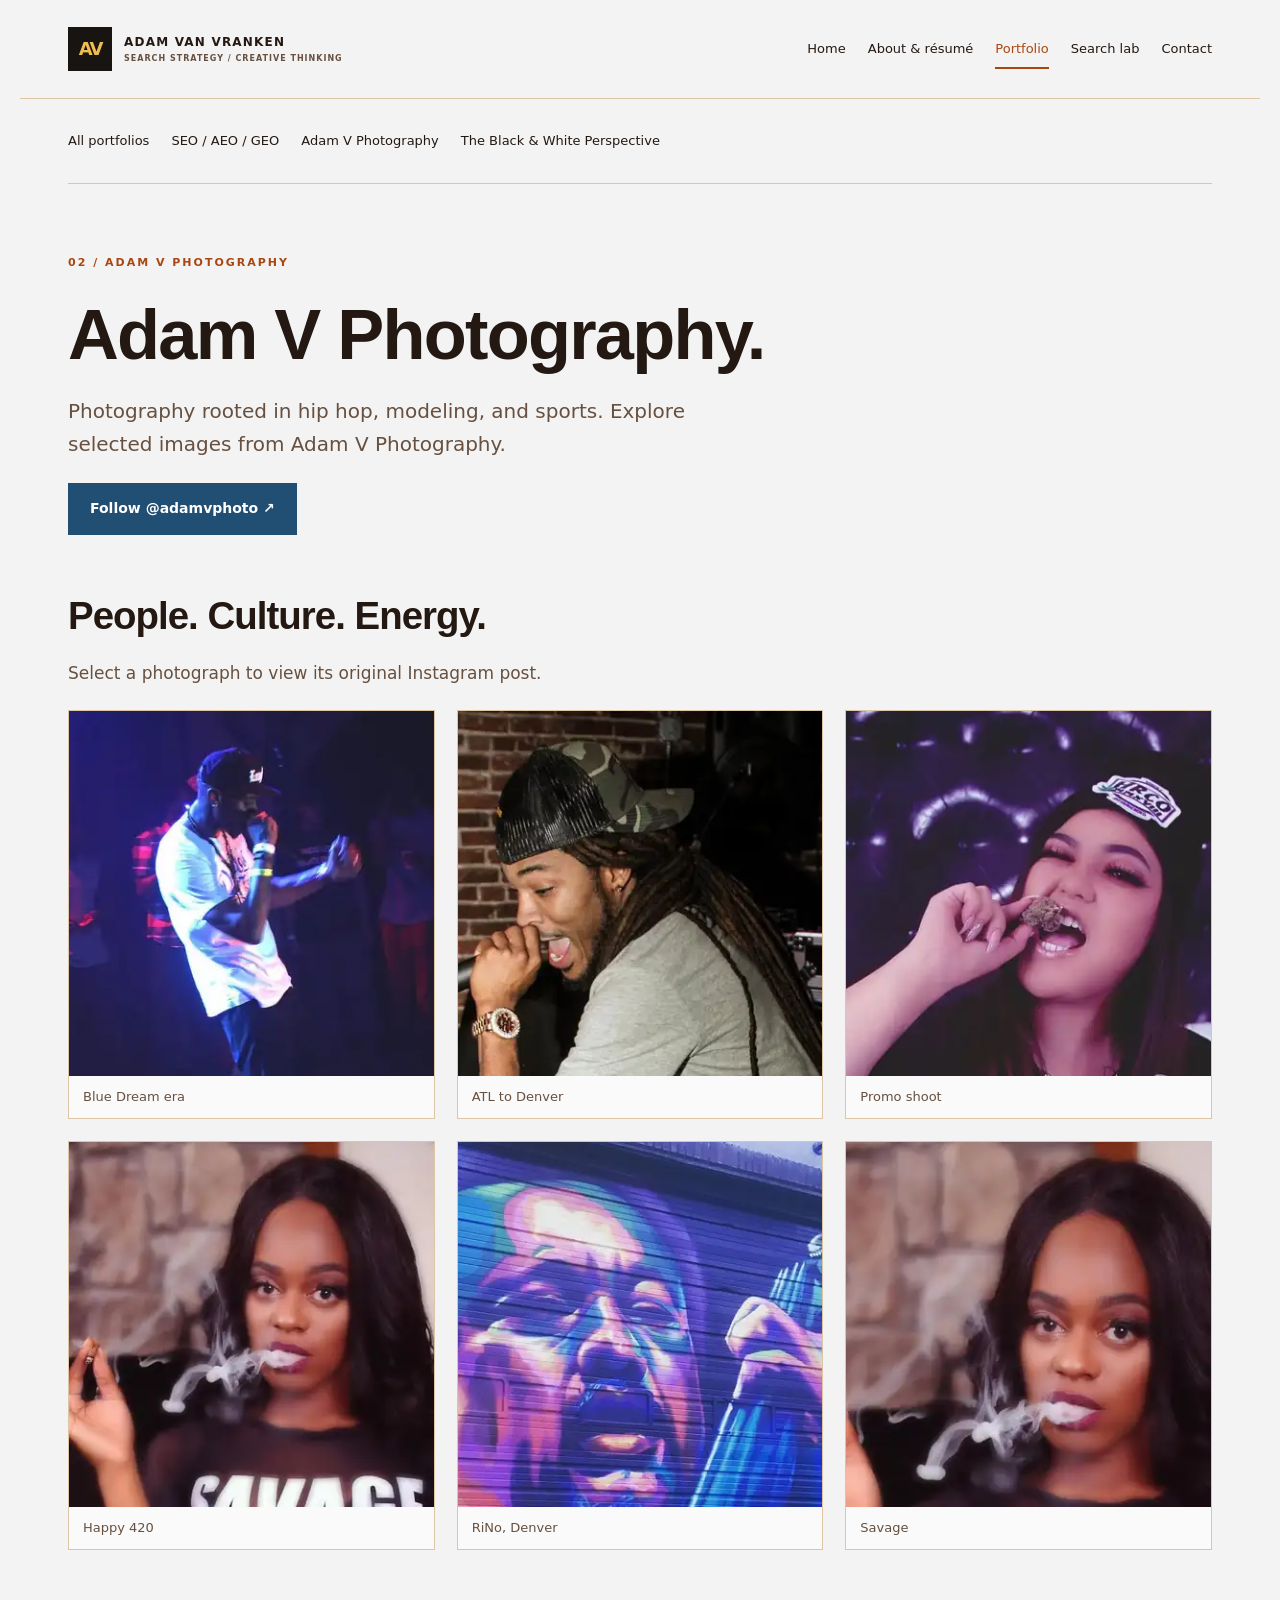
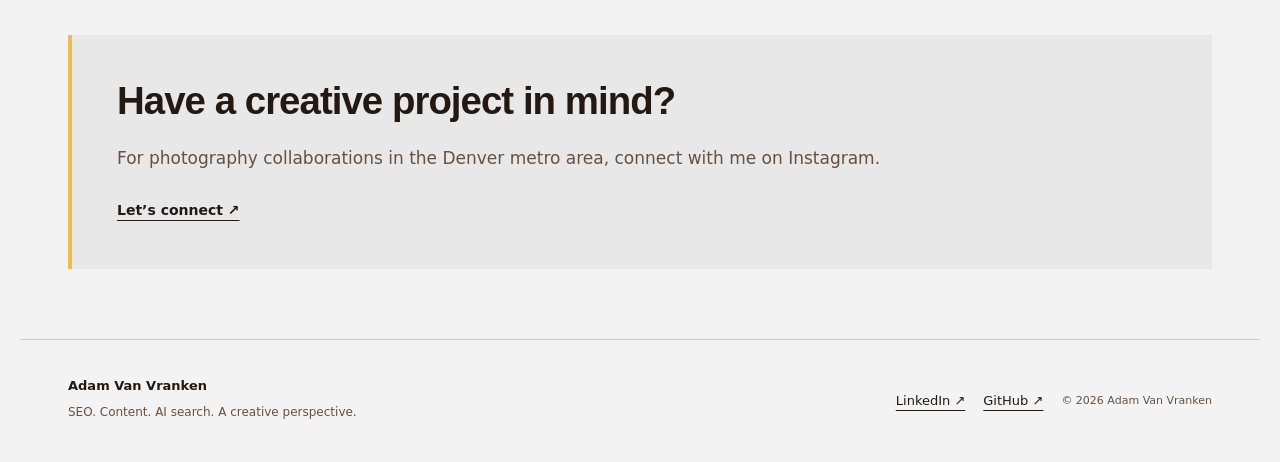
<file: portfolio/adam-v-photography/index.html>
<!doctype html>
<html lang="en"><head><meta charset="utf-8"><meta name="viewport" content="width=device-width,initial-scale=1"><title>Adam V Photography | Adam Van Vranken</title><meta name="description" content="Hip hop, modeling, and sports. People, personality, and the energy of the moment."><link rel="canonical" href="https://adamvv303.github.io/portfolio/adam-v-photography/"><meta property="og:title" content="Adam V Photography | Adam Van Vranken"><meta property="og:description" content="Hip hop, modeling, and sports. People, personality, and the energy of the moment."><meta property="og:url" content="https://adamvv303.github.io/portfolio/adam-v-photography/"><meta property="og:type" content="website"><meta name="theme-color" content="#142c37"><link rel="icon" href="/favicon.svg" type="image/svg+xml"><link rel="stylesheet" href="/assets/style.css"><script type="application/ld+json">{"@context":"https://schema.org","@type":"CollectionPage","name":"Adam V Photography","url":"https://adamvv303.github.io/portfolio/adam-v-photography/","description":"Hip hop, modeling, and sports. People, personality, and the energy of the moment.","author":{"@type":"Person","name":"Adam Van Vranken","@id":"https://adamvv303.github.io/#adam"}}</script></head>
<body><a class="skip" href="#main">Skip to content</a><header><a class="brand" href="/" aria-label="Adam Van Vranken home"><span class="mark">AV</span><span>ADAM VAN VRANKEN<small>SEARCH STRATEGY / CREATIVE THINKING</small></span></a><nav aria-label="Main navigation"><a href="/" >Home</a><a href="/about/" >About & résumé</a><a href="/portfolio/" aria-current="page">Portfolio</a><a href="/lab/" >Search lab</a><a href="/contact/" >Contact</a></nav></header><main id="main"><nav class="portfolio-nav" aria-label="Portfolio categories"><a href="/portfolio/">All portfolios</a><a href="/portfolio/seo-aeo-geo/">SEO / AEO / GEO</a><a href="/portfolio/adam-v-photography/">Adam V Photography</a><a href="/portfolio/black-and-white/">The Black &amp; White Perspective</a></nav><section class="intro"><p class="eyebrow">02 / ADAM V PHOTOGRAPHY</p><h1>Adam V Photography.</h1><p class="lede">Photography rooted in hip hop, modeling, and sports. Explore selected images from Adam V Photography.</p><a class="button" href="https://www.instagram.com/adamvphoto/">Follow @adamvphoto ↗</a></section><section><div class="section-heading"><h2>People. Culture. Energy.</h2><p>Select a photograph to view its original Instagram post.</p></div><div class="grid photogrid" data-gallery="IG_AVP_A,IG_AVP_B"></div><noscript><p>View the collection on <a href="https://www.instagram.com/adamvphoto/">Instagram</a>.</p></noscript></section><section class="callout"><h2>Have a creative project in mind?</h2><p>For photography collaborations in the Denver metro area, connect with me on Instagram.</p><a class="textlink" href="https://www.instagram.com/adamvphoto/">Let’s connect ↗</a></section><script src="/assets/instagram/avp-photos-1.js"></script><script src="/assets/instagram/avp-photos-2.js"></script><script src="/assets/portfolio.js" defer></script></main><footer><div><strong>Adam Van Vranken</strong><p>SEO. Content. AI search. A creative perspective.</p></div><div><a href="https://www.linkedin.com/in/internetmarketer/">LinkedIn ↗</a><a href="https://github.com/AdamVV303">GitHub ↗</a><span>© 2026 Adam Van Vranken</span></div></footer><script src="/assets/nav.js" defer></script></body></html>
</file>
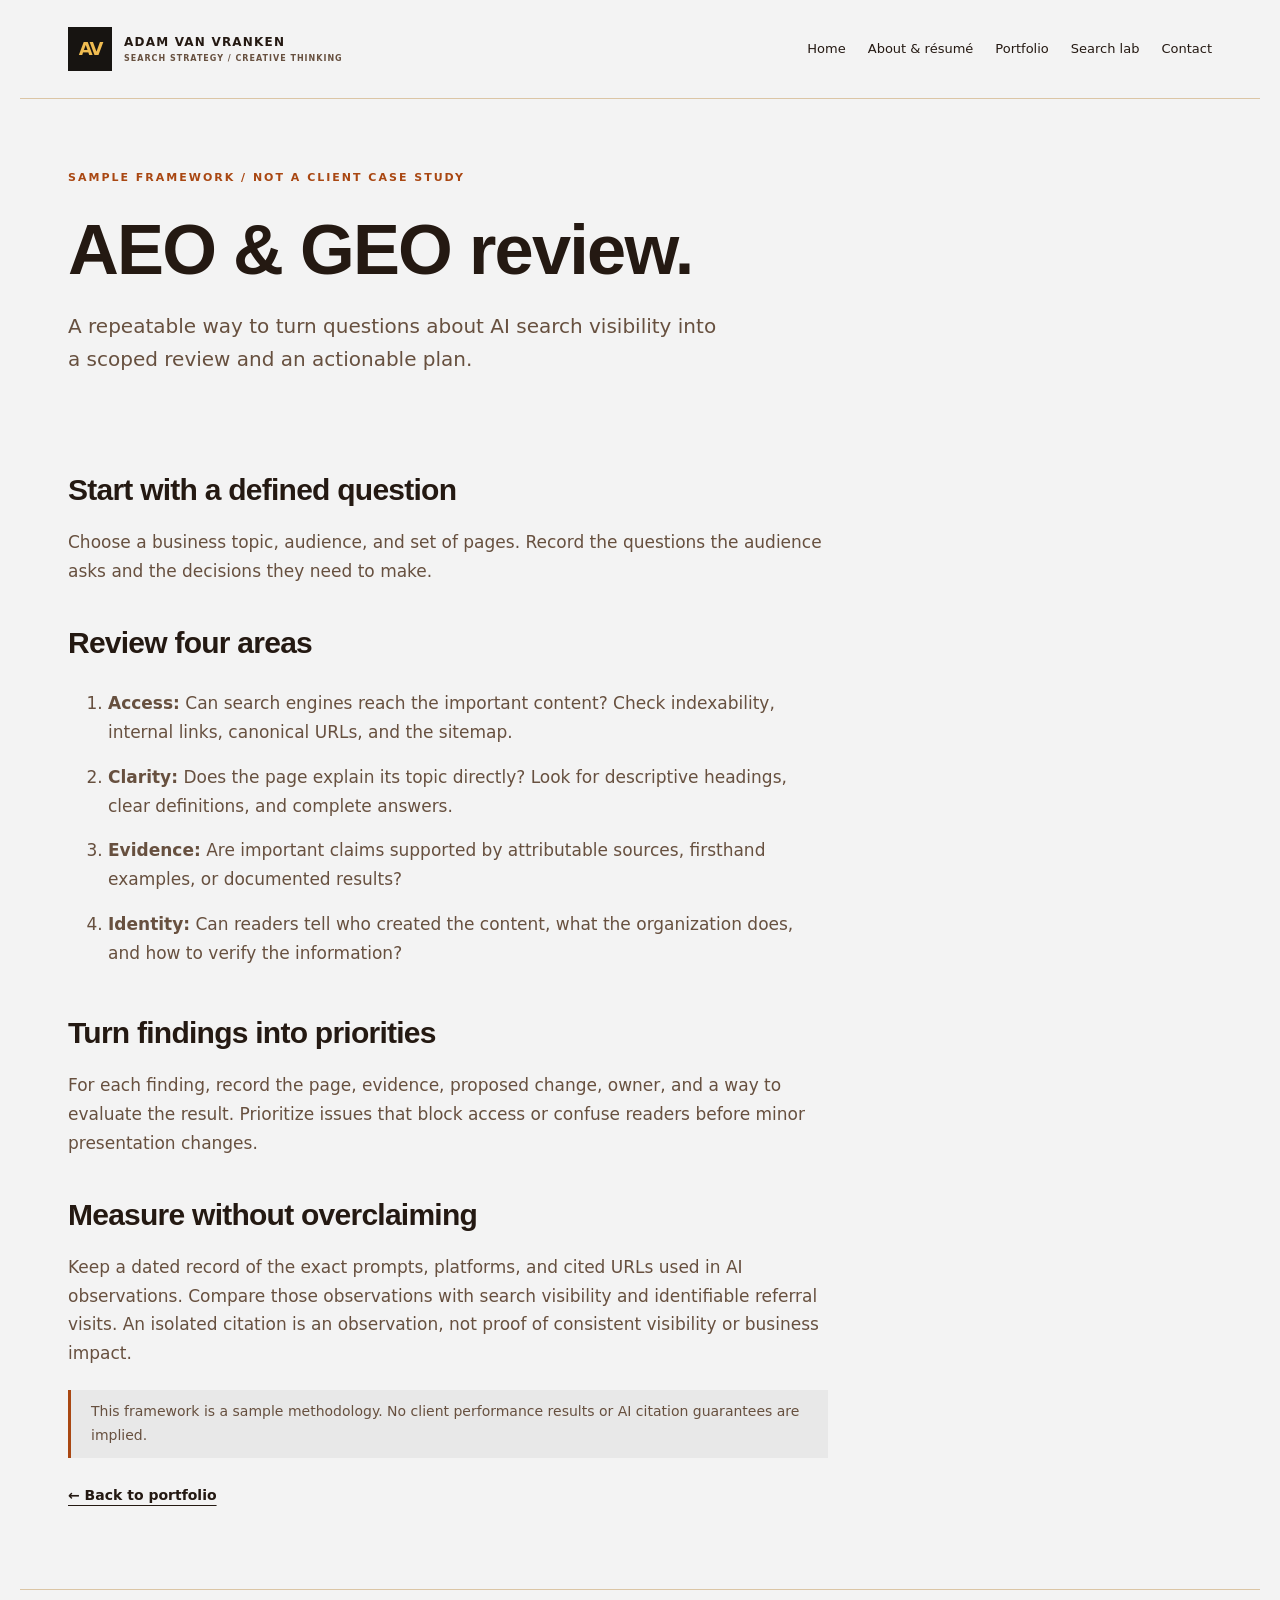
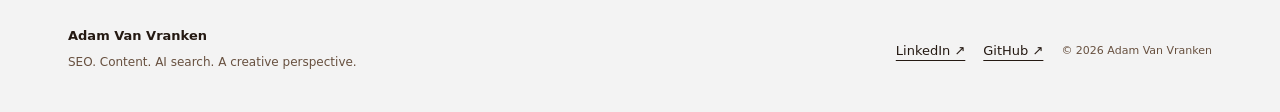
<file: portfolio/aeo-geo-review/index.html>
<!doctype html>
<html lang="en"><head><meta charset="utf-8"><meta name="viewport" content="width=device-width,initial-scale=1"><title>Sample AEO & GEO Review Framework | Adam Van Vranken</title><meta name="description" content="A demonstration framework for reviewing page clarity, supporting evidence, technical accessibility, and AI search observations."><link rel="canonical" href="https://adamvv303.github.io/portfolio/aeo-geo-review/"><meta property="og:title" content="Sample AEO & GEO Review Framework | Adam Van Vranken"><meta property="og:description" content="A demonstration framework for reviewing page clarity, supporting evidence, technical accessibility, and AI search observations."><meta property="og:url" content="https://adamvv303.github.io/portfolio/aeo-geo-review/"><meta property="og:type" content="website"><meta name="theme-color" content="#142c37"><link rel="icon" href="/favicon.svg" type="image/svg+xml"><link rel="stylesheet" href="/assets/style.css"><script type="application/ld+json">{"@context":"https://schema.org","@type":"WebPage","name":"Sample AEO & GEO Review Framework","url":"https://adamvv303.github.io/portfolio/aeo-geo-review/","description":"A demonstration framework for reviewing page clarity, supporting evidence, technical accessibility, and AI search observations.","mainEntity":{"@type":"Person","@id":"https://adamvv303.github.io/#adam","name":"Adam Van Vranken","jobTitle":"SEO & Digital Marketing Professional","url":"https://adamvv303.github.io","sameAs":["https://www.linkedin.com/in/internetmarketer/","https://github.com/AdamVV303"]}}</script></head>
<body><a class="skip" href="#main">Skip to content</a><header><a class="brand" href="/" aria-label="Adam Van Vranken home"><span class="mark">AV</span><span>ADAM VAN VRANKEN<small>SEARCH STRATEGY / CREATIVE THINKING</small></span></a><nav aria-label="Main navigation"><a href="/" >Home</a><a href="/about/" >About & résumé</a><a href="/portfolio/" >Portfolio</a><a href="/lab/" >Search lab</a><a href="/contact/" >Contact</a></nav></header><main id="main"><section class="intro"><p class="eyebrow">SAMPLE FRAMEWORK / NOT A CLIENT CASE STUDY</p><h1>AEO & GEO review.</h1><p class="lede">A repeatable way to turn questions about AI search visibility into a scoped review and an actionable plan.</p></section><article class="reading"><h2>Start with a defined question</h2><p>Choose a business topic, audience, and set of pages. Record the questions the audience asks and the decisions they need to make.</p><h2>Review four areas</h2><ol><li><strong>Access:</strong> Can search engines reach the important content? Check indexability, internal links, canonical URLs, and the sitemap.</li><li><strong>Clarity:</strong> Does the page explain its topic directly? Look for descriptive headings, clear definitions, and complete answers.</li><li><strong>Evidence:</strong> Are important claims supported by attributable sources, firsthand examples, or documented results?</li><li><strong>Identity:</strong> Can readers tell who created the content, what the organization does, and how to verify the information?</li></ol><h2>Turn findings into priorities</h2><p>For each finding, record the page, evidence, proposed change, owner, and a way to evaluate the result. Prioritize issues that block access or confuse readers before minor presentation changes.</p><h2>Measure without overclaiming</h2><p>Keep a dated record of the exact prompts, platforms, and cited URLs used in AI observations. Compare those observations with search visibility and identifiable referral visits. An isolated citation is an observation, not proof of consistent visibility or business impact.</p><p class="note">This framework is a sample methodology. No client performance results or AI citation guarantees are implied.</p><a class="textlink" href="/portfolio/">← Back to portfolio</a></article></main><footer><div><strong>Adam Van Vranken</strong><p>SEO. Content. AI search. A creative perspective.</p></div><div><a href="https://www.linkedin.com/in/internetmarketer/">LinkedIn ↗</a><a href="https://github.com/AdamVV303">GitHub ↗</a><span>© 2026 Adam Van Vranken</span></div></footer><script src="/assets/nav.js" defer></script></body></html>
</file>
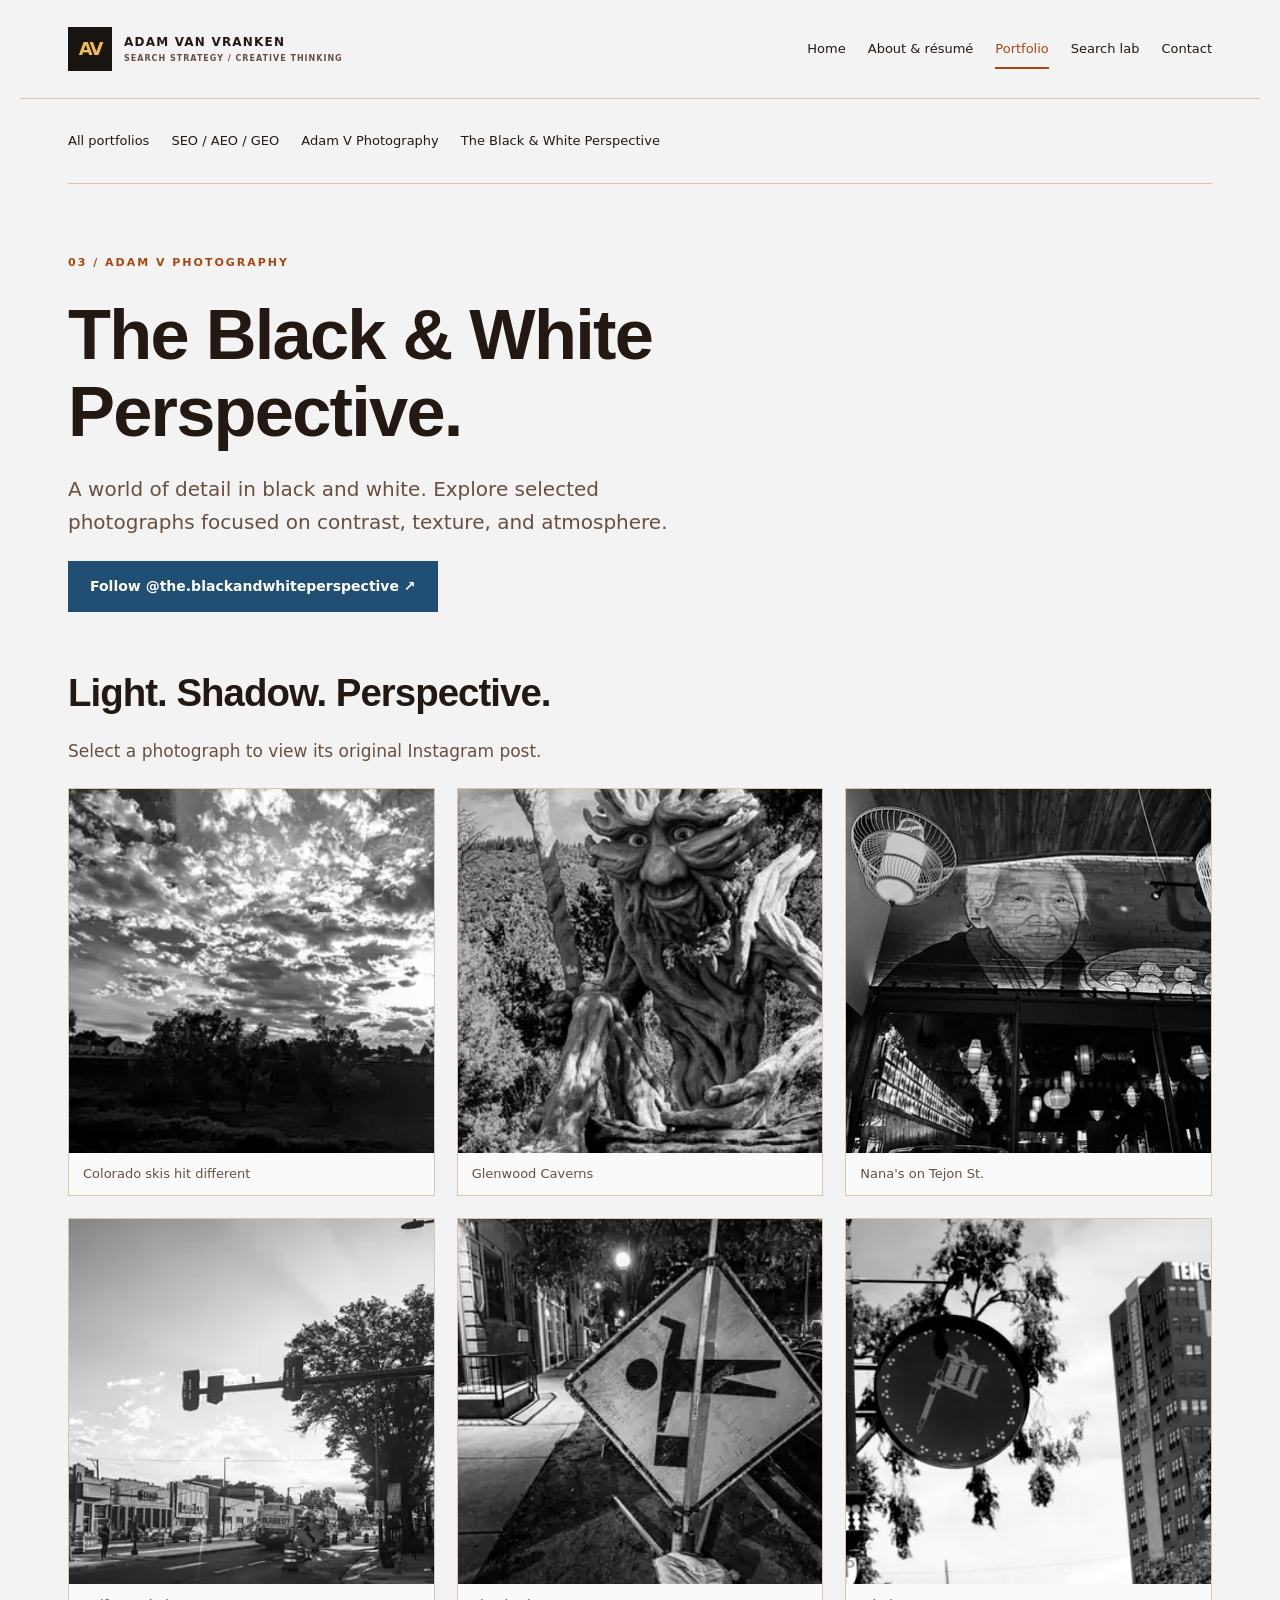
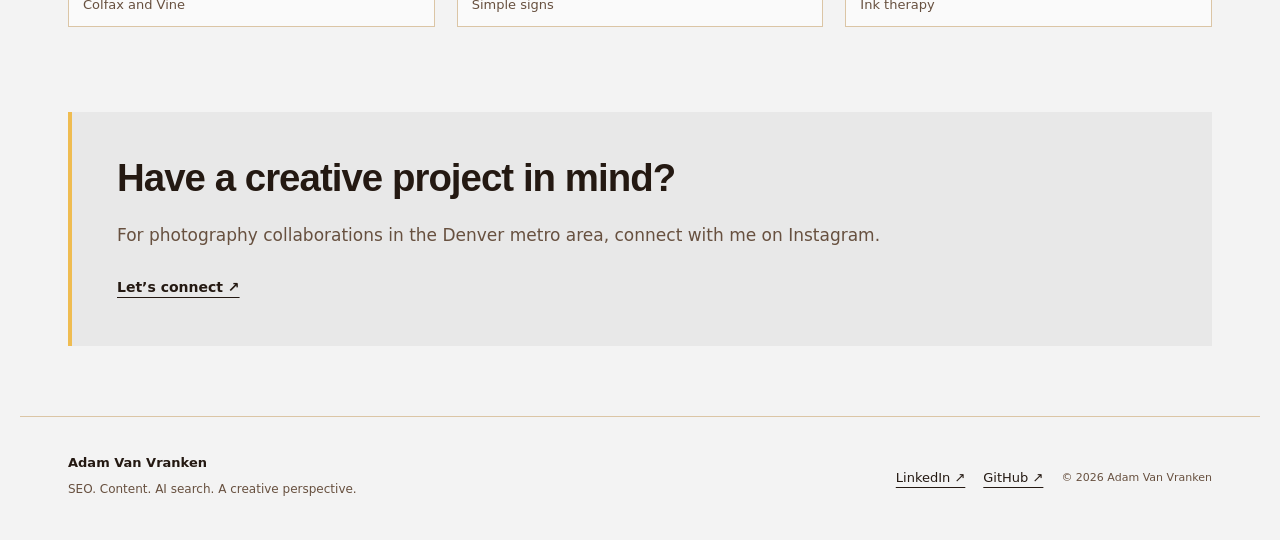
<file: portfolio/black-and-white/index.html>
<!doctype html>
<html lang="en"><head><meta charset="utf-8"><meta name="viewport" content="width=device-width,initial-scale=1"><title>The Black &amp; White Perspective | Adam Van Vranken</title><meta name="description" content="Adam V’s black and white photography: light, texture, contrast, and everyday stories."><link rel="canonical" href="https://adamvv303.github.io/portfolio/black-and-white/"><meta property="og:title" content="The Black &amp; White Perspective | Adam Van Vranken"><meta property="og:description" content="Adam V’s black and white photography: light, texture, contrast, and everyday stories."><meta property="og:url" content="https://adamvv303.github.io/portfolio/black-and-white/"><meta property="og:type" content="website"><meta name="theme-color" content="#142c37"><link rel="icon" href="/favicon.svg" type="image/svg+xml"><link rel="stylesheet" href="/assets/style.css"><script type="application/ld+json">{"@context":"https://schema.org","@type":"CollectionPage","name":"The Black & White Perspective","url":"https://adamvv303.github.io/portfolio/black-and-white/","description":"Adam V’s black and white photography: light, texture, contrast, and everyday stories.","author":{"@type":"Person","name":"Adam Van Vranken","@id":"https://adamvv303.github.io/#adam"}}</script></head>
<body><a class="skip" href="#main">Skip to content</a><header><a class="brand" href="/" aria-label="Adam Van Vranken home"><span class="mark">AV</span><span>ADAM VAN VRANKEN<small>SEARCH STRATEGY / CREATIVE THINKING</small></span></a><nav aria-label="Main navigation"><a href="/" >Home</a><a href="/about/" >About & résumé</a><a href="/portfolio/" aria-current="page">Portfolio</a><a href="/lab/" >Search lab</a><a href="/contact/" >Contact</a></nav></header><main id="main"><nav class="portfolio-nav" aria-label="Portfolio categories"><a href="/portfolio/">All portfolios</a><a href="/portfolio/seo-aeo-geo/">SEO / AEO / GEO</a><a href="/portfolio/adam-v-photography/">Adam V Photography</a><a href="/portfolio/black-and-white/">The Black &amp; White Perspective</a></nav><section class="intro"><p class="eyebrow">03 / ADAM V PHOTOGRAPHY</p><h1>The Black &amp; White Perspective.</h1><p class="lede">A world of detail in black and white. Explore selected photographs focused on contrast, texture, and atmosphere.</p><a class="button" href="https://www.instagram.com/the.blackandwhiteperspective/">Follow @the.blackandwhiteperspective ↗</a></section><section><div class="section-heading"><h2>Light. Shadow. Perspective.</h2><p>Select a photograph to view its original Instagram post.</p></div><div class="grid photogrid" data-gallery="IG_BW_A,IG_BW_B"></div><noscript><p>View the collection on <a href="https://www.instagram.com/the.blackandwhiteperspective/">Instagram</a>.</p></noscript></section><section class="callout"><h2>Have a creative project in mind?</h2><p>For photography collaborations in the Denver metro area, connect with me on Instagram.</p><a class="textlink" href="https://www.instagram.com/the.blackandwhiteperspective/">Let’s connect ↗</a></section><script src="/assets/instagram/bw-photos-1.js"></script><script src="/assets/instagram/bw-photos-2.js"></script><script src="/assets/portfolio.js" defer></script></main><footer><div><strong>Adam Van Vranken</strong><p>SEO. Content. AI search. A creative perspective.</p></div><div><a href="https://www.linkedin.com/in/internetmarketer/">LinkedIn ↗</a><a href="https://github.com/AdamVV303">GitHub ↗</a><span>© 2026 Adam Van Vranken</span></div></footer><script src="/assets/nav.js" defer></script></body></html>
</file>
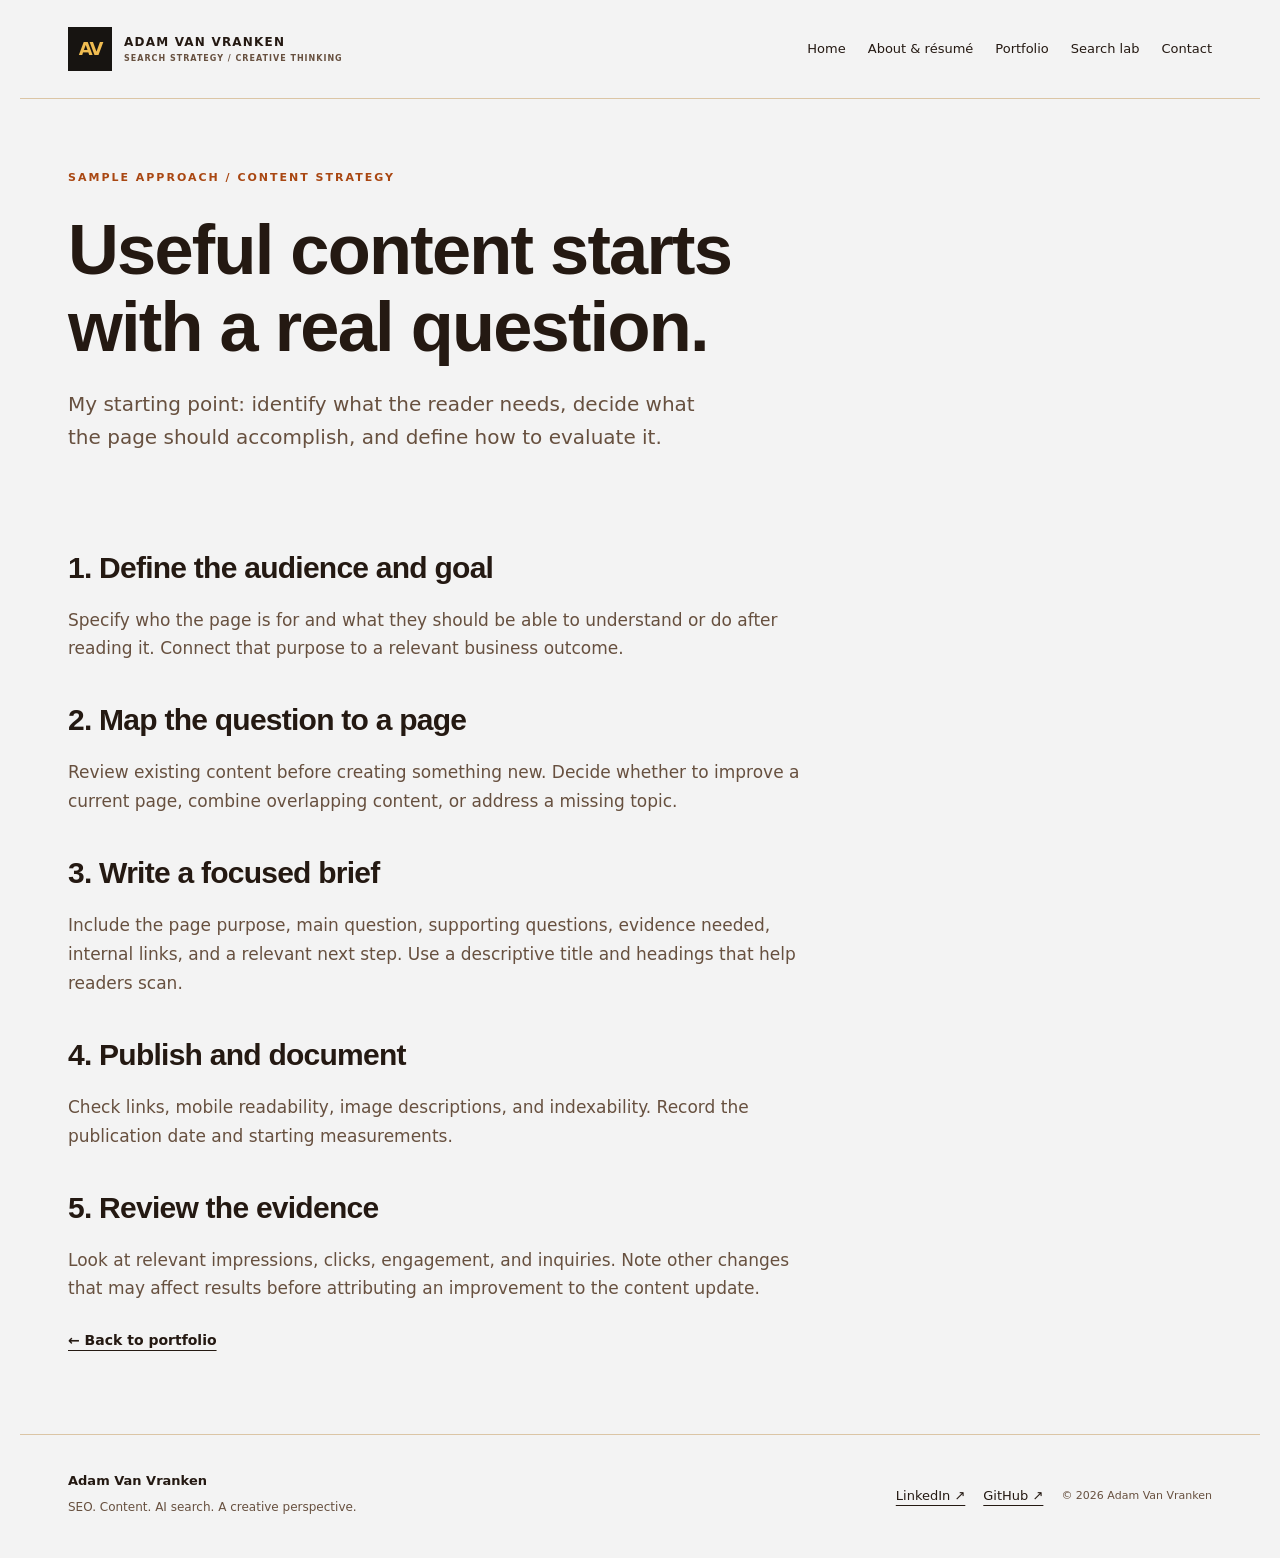
<file: portfolio/content-planning/index.html>
<!doctype html>
<html lang="en"><head><meta charset="utf-8"><meta name="viewport" content="width=device-width,initial-scale=1"><title>Sample SEO Content Planning Approach | Adam Van Vranken</title><meta name="description" content="A sample workflow for mapping audience questions to useful content, internal links, and measurable goals."><link rel="canonical" href="https://adamvv303.github.io/portfolio/content-planning/"><meta property="og:title" content="Sample SEO Content Planning Approach | Adam Van Vranken"><meta property="og:description" content="A sample workflow for mapping audience questions to useful content, internal links, and measurable goals."><meta property="og:url" content="https://adamvv303.github.io/portfolio/content-planning/"><meta property="og:type" content="website"><meta name="theme-color" content="#142c37"><link rel="icon" href="/favicon.svg" type="image/svg+xml"><link rel="stylesheet" href="/assets/style.css"><script type="application/ld+json">{"@context":"https://schema.org","@type":"WebPage","name":"Sample SEO Content Planning Approach","url":"https://adamvv303.github.io/portfolio/content-planning/","description":"A sample workflow for mapping audience questions to useful content, internal links, and measurable goals.","mainEntity":{"@type":"Person","@id":"https://adamvv303.github.io/#adam","name":"Adam Van Vranken","jobTitle":"SEO & Digital Marketing Professional","url":"https://adamvv303.github.io","sameAs":["https://www.linkedin.com/in/internetmarketer/","https://github.com/AdamVV303"]}}</script></head>
<body><a class="skip" href="#main">Skip to content</a><header><a class="brand" href="/" aria-label="Adam Van Vranken home"><span class="mark">AV</span><span>ADAM VAN VRANKEN<small>SEARCH STRATEGY / CREATIVE THINKING</small></span></a><nav aria-label="Main navigation"><a href="/" >Home</a><a href="/about/" >About & résumé</a><a href="/portfolio/" >Portfolio</a><a href="/lab/" >Search lab</a><a href="/contact/" >Contact</a></nav></header><main id="main"><section class="intro"><p class="eyebrow">SAMPLE APPROACH / CONTENT STRATEGY</p><h1>Useful content starts<br>with a real question.</h1><p class="lede">My starting point: identify what the reader needs, decide what the page should accomplish, and define how to evaluate it.</p></section><article class="reading"><h2>1. Define the audience and goal</h2><p>Specify who the page is for and what they should be able to understand or do after reading it. Connect that purpose to a relevant business outcome.</p><h2>2. Map the question to a page</h2><p>Review existing content before creating something new. Decide whether to improve a current page, combine overlapping content, or address a missing topic.</p><h2>3. Write a focused brief</h2><p>Include the page purpose, main question, supporting questions, evidence needed, internal links, and a relevant next step. Use a descriptive title and headings that help readers scan.</p><h2>4. Publish and document</h2><p>Check links, mobile readability, image descriptions, and indexability. Record the publication date and starting measurements.</p><h2>5. Review the evidence</h2><p>Look at relevant impressions, clicks, engagement, and inquiries. Note other changes that may affect results before attributing an improvement to the content update.</p><a class="textlink" href="/portfolio/">← Back to portfolio</a></article></main><footer><div><strong>Adam Van Vranken</strong><p>SEO. Content. AI search. A creative perspective.</p></div><div><a href="https://www.linkedin.com/in/internetmarketer/">LinkedIn ↗</a><a href="https://github.com/AdamVV303">GitHub ↗</a><span>© 2026 Adam Van Vranken</span></div></footer><script src="/assets/nav.js" defer></script></body></html>
</file>
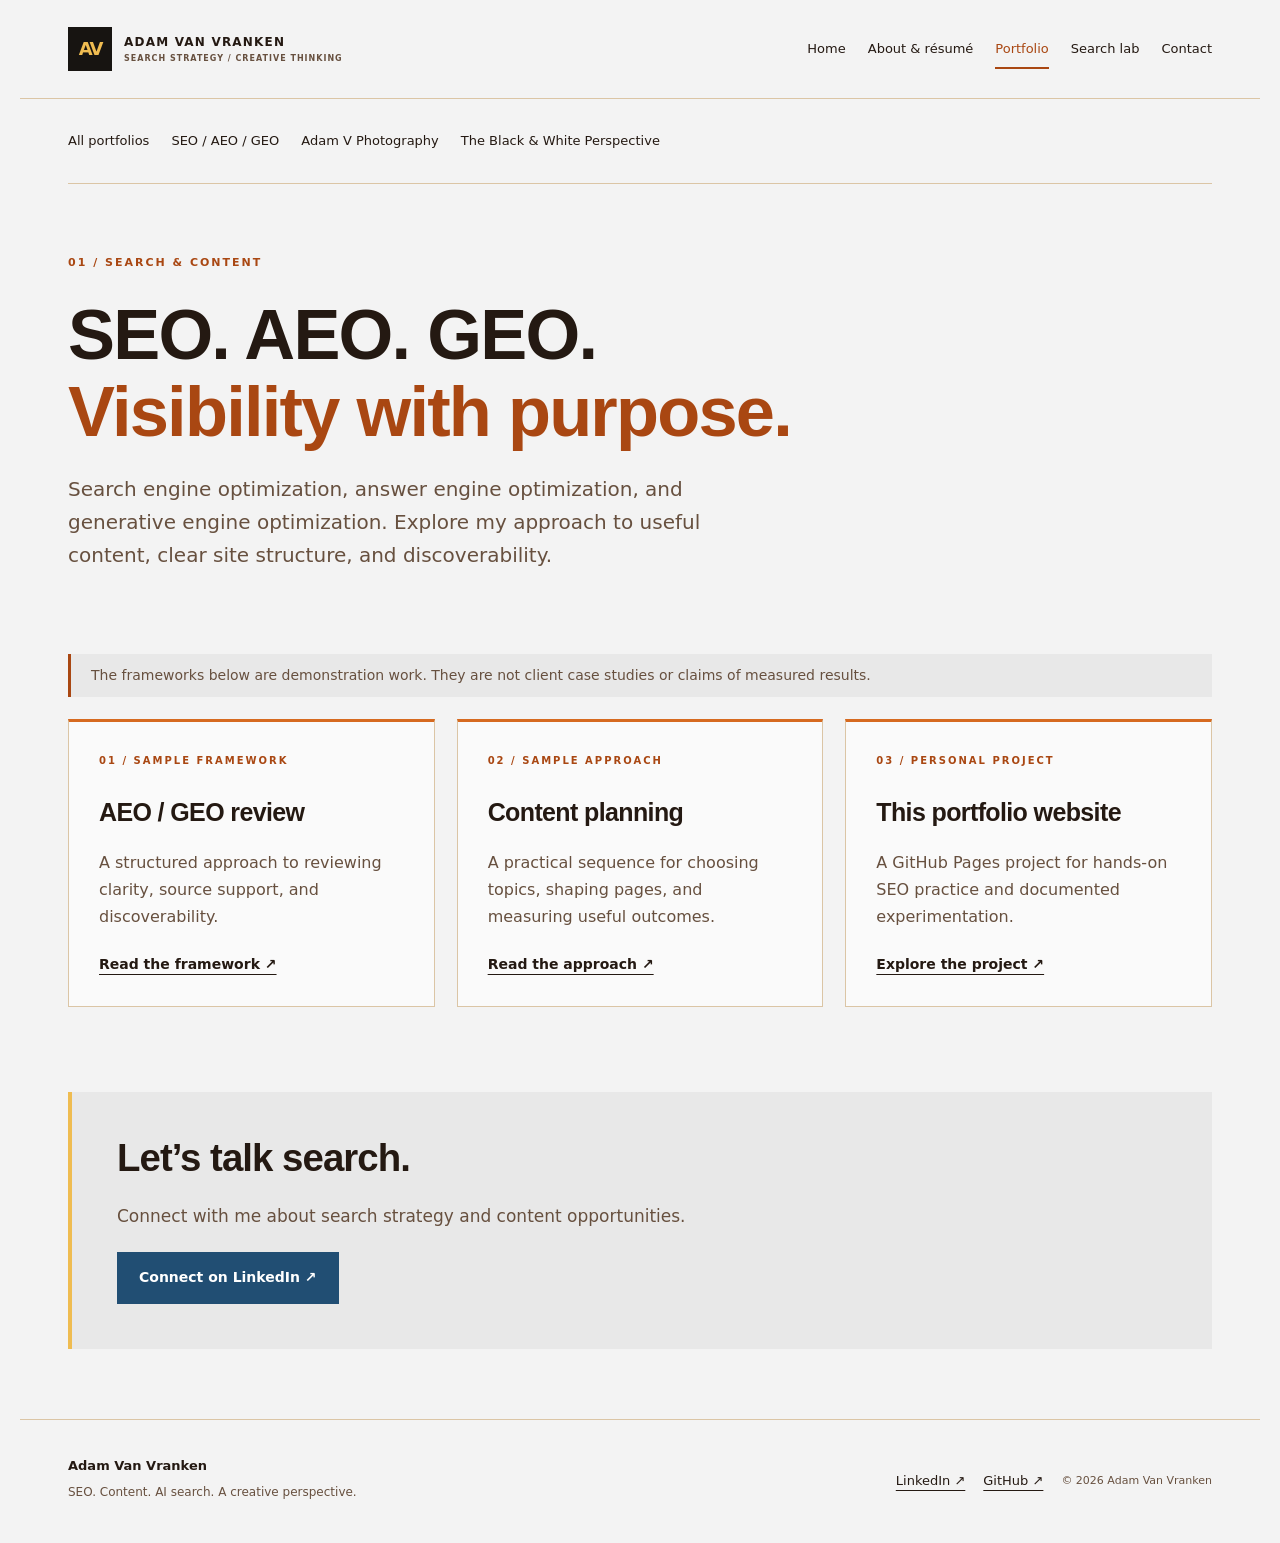
<file: portfolio/seo-aeo-geo/index.html>
<!doctype html>
<html lang="en"><head><meta charset="utf-8"><meta name="viewport" content="width=device-width,initial-scale=1"><title>SEO / AEO / GEO Portfolio | Adam Van Vranken</title><meta name="description" content="Search strategy, content planning, and a practical approach to AI discovery."><link rel="canonical" href="https://adamvv303.github.io/portfolio/seo-aeo-geo/"><meta property="og:title" content="SEO / AEO / GEO Portfolio | Adam Van Vranken"><meta property="og:description" content="Search strategy, content planning, and a practical approach to AI discovery."><meta property="og:url" content="https://adamvv303.github.io/portfolio/seo-aeo-geo/"><meta property="og:type" content="website"><meta name="theme-color" content="#142c37"><link rel="icon" href="/favicon.svg" type="image/svg+xml"><link rel="stylesheet" href="/assets/style.css"><script type="application/ld+json">{"@context":"https://schema.org","@type":"CollectionPage","name":"SEO / AEO / GEO Portfolio","url":"https://adamvv303.github.io/portfolio/seo-aeo-geo/","description":"Search strategy, content planning, and a practical approach to AI discovery.","author":{"@type":"Person","name":"Adam Van Vranken","@id":"https://adamvv303.github.io/#adam"}}</script></head>
<body><a class="skip" href="#main">Skip to content</a><header><a class="brand" href="/" aria-label="Adam Van Vranken home"><span class="mark">AV</span><span>ADAM VAN VRANKEN<small>SEARCH STRATEGY / CREATIVE THINKING</small></span></a><nav aria-label="Main navigation"><a href="/" >Home</a><a href="/about/" >About & résumé</a><a href="/portfolio/" aria-current="page">Portfolio</a><a href="/lab/" >Search lab</a><a href="/contact/" >Contact</a></nav></header><main id="main"><nav class="portfolio-nav" aria-label="Portfolio categories"><a href="/portfolio/">All portfolios</a><a href="/portfolio/seo-aeo-geo/">SEO / AEO / GEO</a><a href="/portfolio/adam-v-photography/">Adam V Photography</a><a href="/portfolio/black-and-white/">The Black &amp; White Perspective</a></nav><section class="intro"><p class="eyebrow">01 / SEARCH & CONTENT</p><h1>SEO. AEO. GEO.<br><em>Visibility with purpose.</em></h1><p class="lede">Search engine optimization, answer engine optimization, and generative engine optimization. Explore my approach to useful content, clear site structure, and discoverability.</p></section><section><p class="note">The frameworks below are demonstration work. They are not client case studies or claims of measured results.</p><div class="grid"><article class="card"><span class="number">01 / SAMPLE FRAMEWORK</span><h3>AEO / GEO review</h3><p>A structured approach to reviewing clarity, source support, and discoverability.</p><a class="textlink" href="/portfolio/aeo-geo-review/">Read the framework ↗</a></article><article class="card"><span class="number">02 / SAMPLE APPROACH</span><h3>Content planning</h3><p>A practical sequence for choosing topics, shaping pages, and measuring useful outcomes.</p><a class="textlink" href="/portfolio/content-planning/">Read the approach ↗</a></article><article class="card"><span class="number">03 / PERSONAL PROJECT</span><h3>This portfolio website</h3><p>A GitHub Pages project for hands-on SEO practice and documented experimentation.</p><a class="textlink" href="/lab/">Explore the project ↗</a></article></div></section><section class="callout"><h2>Let’s talk search.</h2><p>Connect with me about search strategy and content opportunities.</p><a class="button" href="https://www.linkedin.com/in/internetmarketer/">Connect on LinkedIn ↗</a></section></main><footer><div><strong>Adam Van Vranken</strong><p>SEO. Content. AI search. A creative perspective.</p></div><div><a href="https://www.linkedin.com/in/internetmarketer/">LinkedIn ↗</a><a href="https://github.com/AdamVV303">GitHub ↗</a><span>© 2026 Adam Van Vranken</span></div></footer><script src="/assets/nav.js" defer></script></body></html>
</file>
<file: assets/style.css>
:root{--ink:#241912;--paper:#f3f3f3;--muted:#67503f;--line:#dbc5a5;--accent:#a94712;--cream:#efbc51;--orange:#d66a20;--blue:#214e73;--black:#171411;--brown:#493021;--display-font:"Arial Black","Helvetica Neue",Arial,sans-serif}*{box-sizing:border-box}body{margin:0;background:var(--paper);color:var(--ink);font:17px/1.7 system-ui,-apple-system,BlinkMacSystemFont,"Segoe UI",sans-serif}a{color:inherit;text-underline-offset:5px}a:focus-visible{outline:3px solid var(--accent);outline-offset:5px}.skip{position:absolute;left:12px;top:-80px;background:white;padding:12px;z-index:10}.skip:focus{top:12px}header,main,footer{max-width:1240px;margin:auto;padding-left:48px;padding-right:48px}header{display:flex;align-items:center;justify-content:space-between;gap:24px;padding-top:27px;padding-bottom:27px;border-bottom:1px solid var(--line)}.brand{display:flex;align-items:center;gap:12px;text-decoration:none;font-size:12px;font-weight:800;letter-spacing:1.2px;white-space:nowrap}.brand small{display:block;font-size:8px;letter-spacing:1px;color:var(--muted)}.mark{display:grid;place-items:center;border:1px solid var(--ink);width:44px;height:44px;font-size:18px;letter-spacing:-2px}nav{display:flex;gap:22px;flex-wrap:wrap}nav a{text-decoration:none;font-size:13px;padding:7px 0}nav a:hover,nav a[aria-current]{color:var(--accent);box-shadow:0 2px var(--accent)}h1,h2,h3{line-height:1.1;letter-spacing:-.04em;margin:0 0 22px}h1{font-size:clamp(44px,5.5vw,72px);font-weight:650}h1 em{font:inherit;font-style:normal;color:var(--accent)}h2{font-size:clamp(30px,3vw,42px);font-weight:600}h3{font-size:25px;letter-spacing:-.025em}p{margin:0 0 22px;color:var(--muted)}.eyebrow{font-size:11px;font-weight:750;letter-spacing:2px;color:var(--accent);margin-bottom:23px}.lede{font-size:20px;line-height:1.65;max-width:660px}.hero{display:grid;grid-template-columns:1.4fr 1fr;align-items:center;gap:66px;padding:80px 0}.actions{display:flex;align-items:center;gap:25px;flex-wrap:wrap;margin-top:32px}.button{display:inline-flex;gap:28px;align-items:center;background:var(--ink);color:#fff;padding:14px 22px;text-decoration:none;font-size:14px;font-weight:650}.button:hover{background:var(--accent)}.secondary,.textlink{font-size:14px;font-weight:650}.hero-art{background:var(--ink);color:var(--paper);padding:34px;min-height:400px;box-shadow:15px 15px 0 #e8e6df}.art-top,.art-bottom{font-size:10px;letter-spacing:2px;line-height:1.6}.art-top{color:#bbc8c9;margin-bottom:30px}.art-word{font:800 38px/1.4 var(--display-font);padding:12px 0;border-bottom:1px solid #50616a}.art-word span{display:block;font:10px/1.5 system-ui,sans-serif;letter-spacing:2px;color:var(--cream)}.art-bottom{margin-top:27px;color:var(--cream)}.strip{display:flex;justify-content:space-between;gap:20px;padding:24px 0;border-top:1px solid var(--line);border-bottom:1px solid var(--line);font-size:12px;font-weight:650}section{padding:60px 0}.section-heading{max-width:650px}.grid{display:grid;grid-template-columns:repeat(3,1fr);gap:22px}.grid.two{grid-template-columns:repeat(2,1fr)}.card{border:1px solid var(--line);padding:30px;display:flex;flex-direction:column;align-items:flex-start}.card p{font-size:16px}.card .textlink,.card .button{margin-top:auto}.number{font-size:10px;letter-spacing:2px;color:var(--accent);margin-bottom:30px;font-weight:700}.split{display:grid;grid-template-columns:1.1fr 1fr;gap:70px}.callout{background:#e8e8e8;padding:45px;margin:25px 0 70px}.callout p:last-child{margin:0}.intro{padding:70px 0 35px;max-width:850px}.intro+section{padding-top:25px}.panel{background:var(--ink);color:var(--paper);padding:35px}.panel p,.panel .eyebrow{color:#cdd5d3}.panel h3{font-size:30px}dl{margin:0}dt{color:var(--cream);font-size:12px;letter-spacing:1px;margin-top:20px}dd{margin:3px 0 0}.reading{max-width:760px;padding-bottom:80px}.reading h2{font-size:30px;margin-top:40px}.reading li{padding:8px 0;color:var(--muted)}.note{font-size:14px;border-left:3px solid var(--accent);padding:10px 20px;background:#eeeae2}footer{display:flex;justify-content:space-between;gap:30px;padding-top:35px;padding-bottom:35px;border-top:1px solid var(--line);font-size:13px}footer p{font-size:12px;margin:5px 0}footer>div:last-child{display:flex;gap:18px;flex-wrap:wrap;align-items:center}footer span{color:var(--muted);font-size:11px}@media(max-width:1000px){header{align-items:flex-start;flex-direction:column}.hero{gap:35px}.hero-art{padding:25px}.grid{gap:14px}.card{padding:24px}.split{gap:35px}}@media(max-width:700px){header,main,footer{padding-left:22px;padding-right:22px}nav{gap:17px}nav a{font-size:12px}.hero{grid-template-columns:1fr;padding:48px 0;gap:35px}.hero-art{min-height:0;box-shadow:8px 8px 0 #e8e6df}.art-word{font-size:30px;display:flex;justify-content:space-between;align-items:center}.art-top{margin-bottom:12px}.strip{flex-direction:column;gap:8px}.grid,.grid.two,.split{grid-template-columns:1fr}section{padding:38px 0}.callout{padding:28px;margin-bottom:40px}.intro{padding-top:45px}.lede{font-size:18px}footer{flex-direction:column}.card{padding:26px}}@media print{header,footer,.actions{display:none}body{background:white;color:black}.panel{background:white;color:black}a{color:black}}
.photogrid figure{margin:0;border:1px solid var(--line);background:#fff}
.photogrid a{display:block;overflow:hidden}
.photogrid img{display:block;width:100%;aspect-ratio:1;object-fit:cover;transition:transform .25s ease}
.photogrid a:hover img{transform:scale(1.04)}
.photogrid figcaption{padding:10px 14px;font-size:13px;color:var(--muted)}

.portfolio-nav{padding:24px 0;border-bottom:1px solid var(--line)}.portfolio-cards h2{font-size:29px}.portfolio-card{padding:24px}.portfolio-cover,.search-cover{width:100%;height:230px;margin-bottom:28px;overflow:hidden;background:var(--ink)}.portfolio-cover img{width:100%;height:100%;object-fit:cover}.search-cover{padding:24px;color:var(--paper);font:800 32px/1.4 var(--display-font)}.search-cover em{color:var(--cream)}.portfolio-card .button{gap:8px}@media(prefers-reduced-motion:reduce){.photogrid img{transition:none}}

.hero-art img{width:100%;height:100%;min-height:332px;object-fit:cover;display:block}

/* Unified upright, block-style display typography. */
h1,h2,h3,.art-word,.search-cover{font-family:var(--display-font);font-style:normal;font-weight:800;letter-spacing:-.025em}
em,i{font-family:inherit;font-style:normal;font-weight:700}
h1 em,.search-cover em{font-weight:inherit}
/* Studio palette: warm orange, wood brown, black, blue, and golden light. */
.mark{background:var(--black);color:var(--cream);border-color:var(--black)}
.button{background:var(--blue);color:#fff}
.button:hover{background:var(--brown)}
.button:focus-visible{outline-color:var(--accent)}
.hero-art{background:var(--black);border:1px solid var(--brown);box-shadow:12px 12px 0 var(--cream)}
.hero-art img{filter:none}
.card{background:#fafafa;border-top:3px solid var(--orange)}
.callout{background:#e8e8e8;border-left:4px solid var(--cream)}
.panel{background:var(--brown);color:var(--paper)}
.panel p,.panel .eyebrow{color:#f3dfbd}
dt{color:var(--cream)}
.search-cover{background:var(--blue);color:var(--paper);border-bottom:5px solid var(--cream)}
.search-cover em{color:var(--cream)}
.photogrid figure{background:#fafafa}
.note{background:#e8e8e8}
.art-top{color:#f3dfbd}
.art-word{border-color:var(--brown)}
@media(max-width:700px){.hero-art{box-shadow:8px 8px 0 var(--cream)}}
@media print{.card,.callout,.note,.panel{background:white;color:black}.panel p{color:black}}

/* Mobile hamburger navigation: below 700px the main nav hides behind a toggle button and drops down vertically. */
.nav-toggle{display:none}
@media(max-width:700px){
header{position:relative;flex-direction:row;align-items:center}
.nav-toggle{display:grid;place-items:center;width:44px;height:44px;flex:none;background:none;border:1px solid var(--ink);color:var(--ink);font-size:22px;line-height:1;cursor:pointer}
header nav{display:none;position:absolute;top:100%;left:0;right:0;z-index:20;flex-direction:column;gap:0;background:var(--paper);border:1px solid var(--line);padding:8px 0}
header nav.open{display:flex}
header nav a{padding:14px 22px;font-size:14px}
header nav a:hover,header nav a[aria-current]{box-shadow:none}
}
</file>
